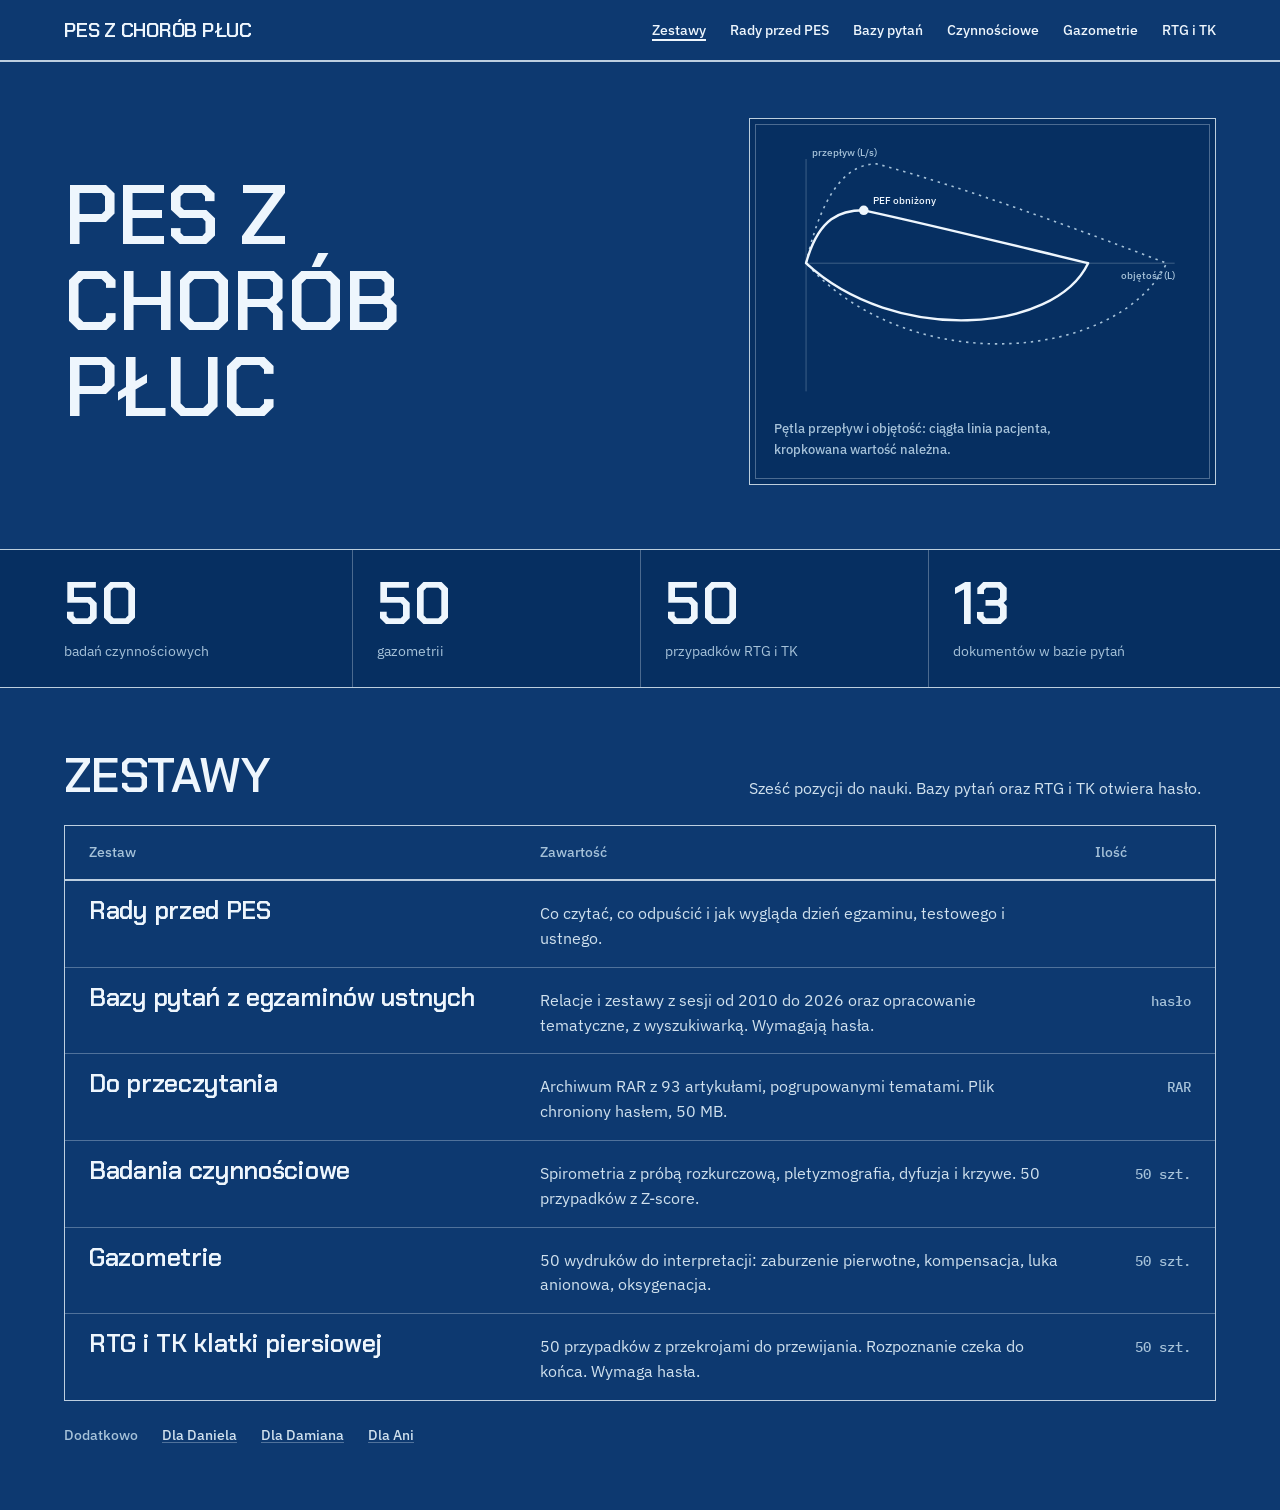
<file: index.html>
<!doctype html>
<html lang="pl"><head><meta charset="utf-8"><meta name="viewport" content="width=device-width,initial-scale=1">
<meta name="description" content="Zestawy do ćwiczeń przed PES z chorób płuc: badania czynnościowe, gazometrie, RTG i TK, bazy pytań."><title>PES z chorób płuc: zestawy do ćwiczeń</title>
<link rel="preconnect" href="https://fonts.googleapis.com"><link rel="preconnect" href="https://fonts.gstatic.com" crossorigin>
<link rel="stylesheet" href="assets/chrome.css"><link rel="stylesheet" href="assets/site.css">
</head><body>
<main>
<section class="page hero" aria-labelledby="t">
<div><h1 id="t">PES z chorób płuc</h1>
</div>
<figure class="loop fig"><svg viewBox="0 0 520 330" role="img" aria-label="Pętla przepływ i objętość ze spirometrii z obniżonym szczytowym przepływem wydechowym">
<line class="ax" x1="40" y1="150" x2="500" y2="150"/><line class="ax" x1="40" y1="20" x2="40" y2="310"/>
<path class="pred" d="M40 150 C62 52 96 26 128 26 C240 56 380 108 490 150 C430 272 170 296 40 150Z"/>
<path class="pat" d="M40 150 C56 92 84 84 112 84 C204 104 300 128 392 150 C350 238 150 252 40 150Z"/>
<circle class="dot" cx="112" cy="84" r="6"/>
<text class="key" x="124" y="76">PEF obniżony</text><text x="48" y="16">przepływ (L/s)</text><text x="500" y="170" text-anchor="end">objętość (L)</text></svg>
<figcaption>Pętla przepływ i objętość: ciągła linia pacjenta, kropkowana wartość należna.</figcaption></figure>
</section>
<section class="band" aria-label="Zawartość"><div class="page figs">
<div class="cell"><b>50</b><span>badań czynnościowych</span></div><div class="cell"><b>50</b><span>gazometrii</span></div><div class="cell"><b>50</b><span>przypadków RTG i TK</span></div><div class="cell"><b>13</b><span>dokumentów w bazie pytań</span></div></div></section>
<section class="page register" aria-labelledby="z"><div class="head"><h2 id="z">Zestawy</h2><p>Sześć pozycji do nauki. Bazy pytań oraz RTG i TK otwiera hasło.</p></div>
<div class="sheet-table"><div class="hd" aria-hidden="true"><span>Zestaw</span><span>Zawartość</span><span class="meta">Ilość</span></div>
<a class="row" href="rady-przed-pes.html"><h3>Rady przed PES</h3><span class="what">Co czytać, co odpuścić i jak wygląda dzień egzaminu, testowego i ustnego.</span><span class="meta"></span></a>
<a class="row" href="bank.html"><h3>Bazy pytań z egzaminów ustnych</h3><span class="what">Relacje i zestawy z sesji od 2010 do 2026 oraz opracowanie tematyczne, z wyszukiwarką. Wymagają hasła.</span><span class="meta">hasło</span></a>
<a class="row" href="Do_przeczytania.rar" download><h3>Do przeczytania</h3><span class="what">Archiwum RAR z 93 artykułami, pogrupowanymi tematami. Plik chroniony hasłem, 50 MB.</span><span class="meta">RAR</span></a>
<a class="row" href="czynnosciowe.html"><h3>Badania czynnościowe</h3><span class="what">Spirometria z próbą rozkurczową, pletyzmografia, dyfuzja i krzywe. 50 przypadków z Z-score.</span><span class="meta">50 szt.</span></a>
<a class="row" href="gazometria.html"><h3>Gazometrie</h3><span class="what">50 wydruków do interpretacji: zaburzenie pierwotne, kompensacja, luka anionowa, oksygenacja.</span><span class="meta">50 szt.</span></a>
<a class="row" href="rtg.html"><h3>RTG i TK klatki piersiowej</h3><span class="what">50 przypadków z przekrojami do przewijania. Rozpoznanie czeka do końca. Wymaga hasła.</span><span class="meta">50 szt.</span></a>
</div>
<nav class="more" aria-label="Dodatkowe strony"><span>Dodatkowo</span><a href="dla-daniela.html">Dla Daniela</a><a href="dla-damiana.html">Dla Damiana</a><a href="dla-ani.html">Dla Ani</a></nav>
</section></main>
<script src="assets/chrome.js"></script>
</body></html>
</file>
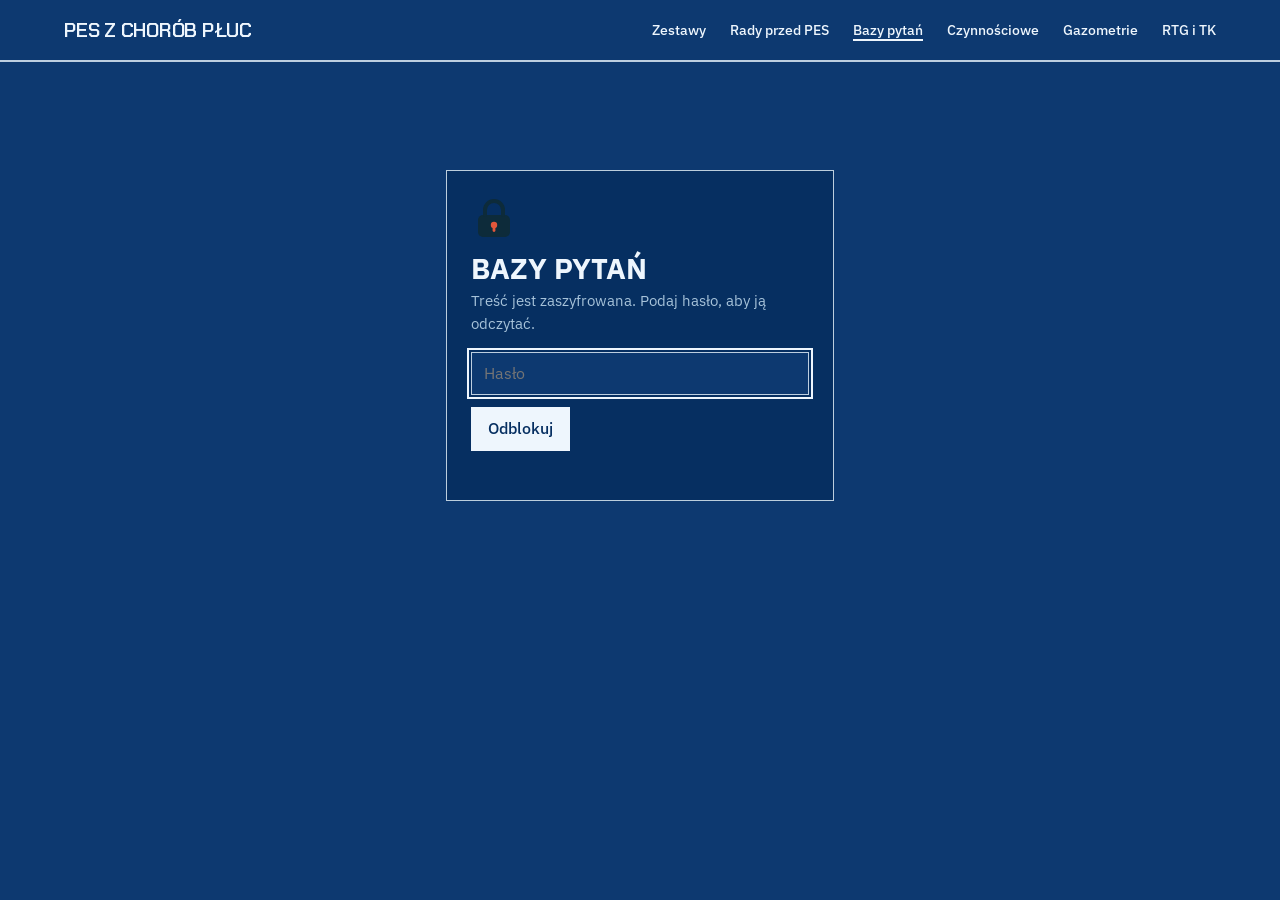
<file: bank.html>
<!doctype html>
<html lang="pl"><head><meta charset="utf-8"><meta name="viewport" content="width=device-width,initial-scale=1">
<meta name="robots" content="noindex,nofollow">
<meta name="description" content="Bazy pytań z egzaminów specjalizacyjnych z chorób płuc, dostępne po wpisaniu hasła."><title>Bazy pytań: dostęp chroniony</title>
<link rel="stylesheet" href="assets/bank.css"><link rel="stylesheet" href="assets/quiz.css">
<link rel="stylesheet" href="assets/chrome.css"></head><body>
<div class="nav"><a href="index.html">← Wszystkie zestawy</a></div>
<div id="gate"><form class="box" id="f" autocomplete="off">
<h1>Bazy pytań</h1><p>Treść jest zaszyfrowana. Podaj hasło, aby ją odczytać.</p>
<input type="password" id="pw" placeholder="Hasło" autofocus aria-label="Hasło">
<button id="go" type="submit">Odblokuj</button><div id="err" role="alert"></div>
</form></div>
<div id="app">
<aside><input type="search" id="q" placeholder="Szukaj we wszystkich…" aria-label="Szukaj"><div id="hits"></div><div id="list"></div><div class="lock"><button id="lock" type="button">Zablokuj</button></div></aside>
<article id="doc"></article>
</div>
<script src="data/bank.enc.js"></script>
<script src="assets/bank.js"></script>
<script src="assets/chrome.js"></script></body></html>
</file>
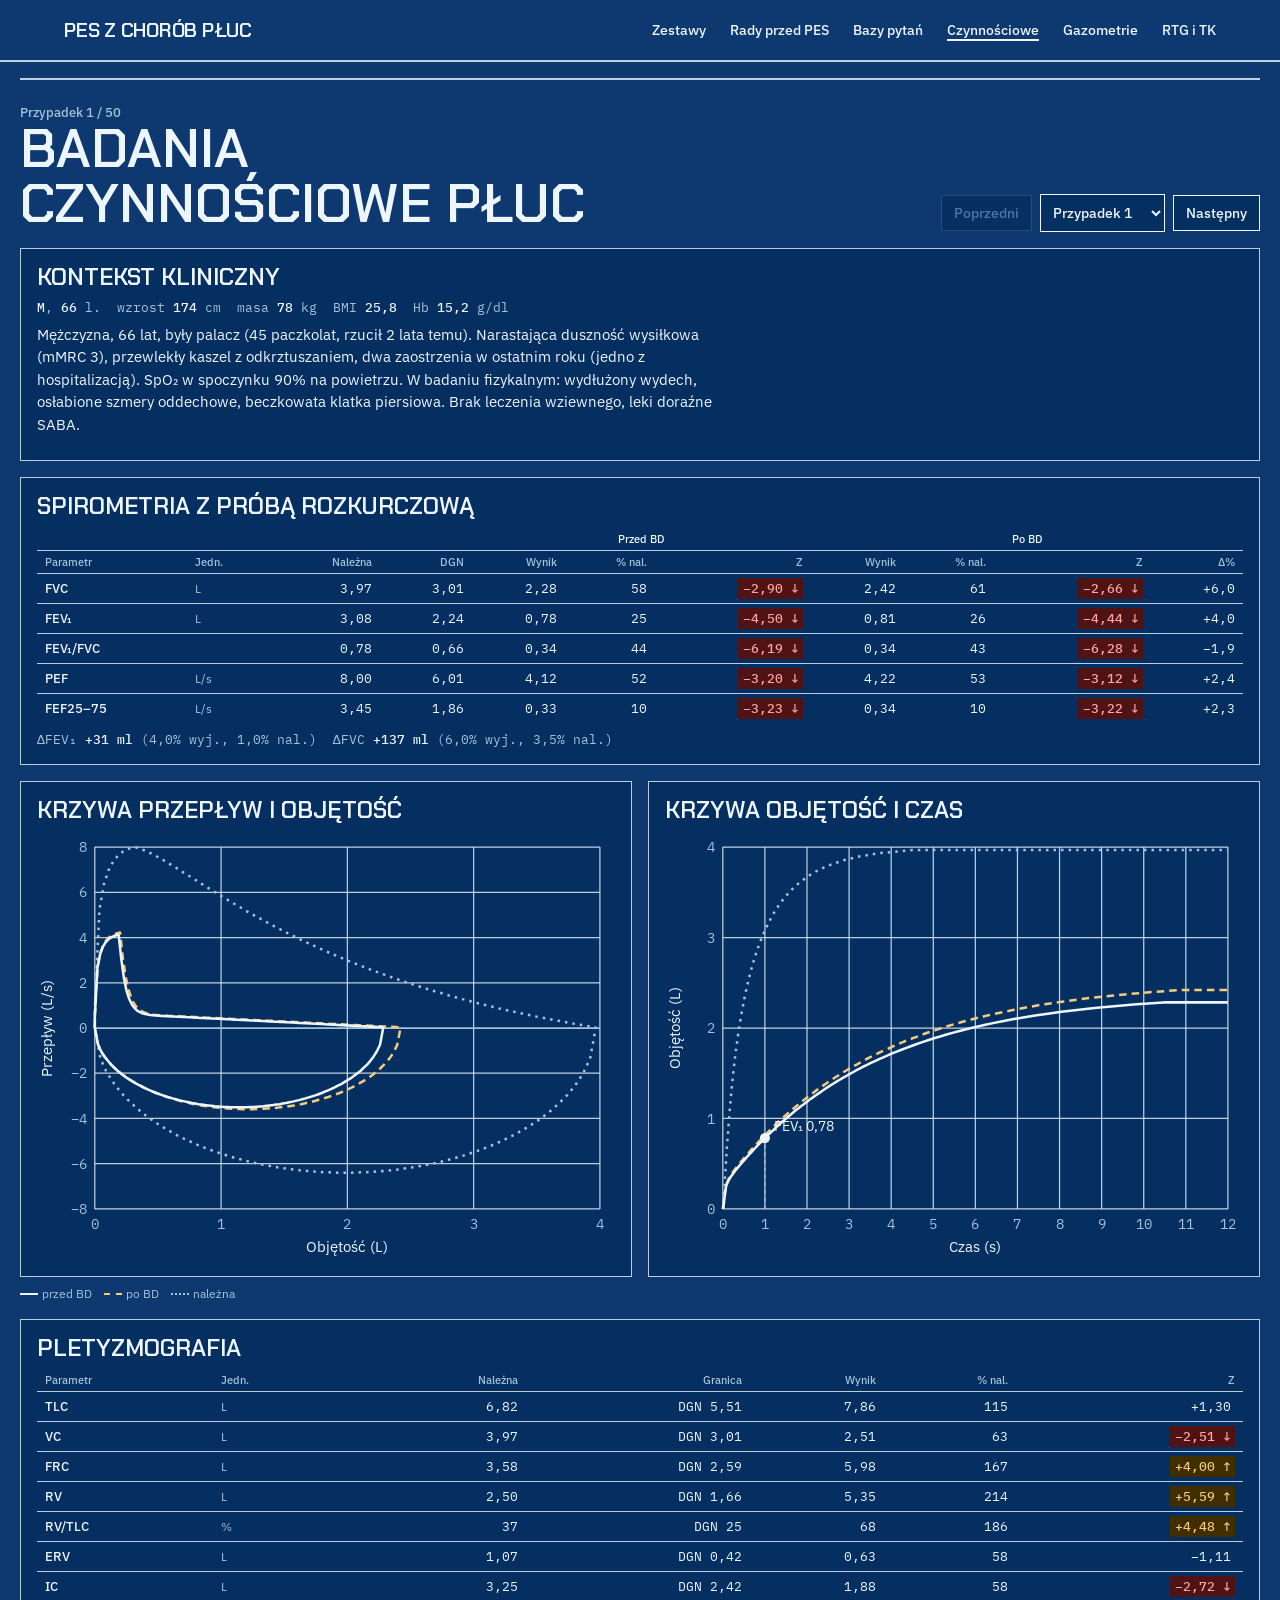
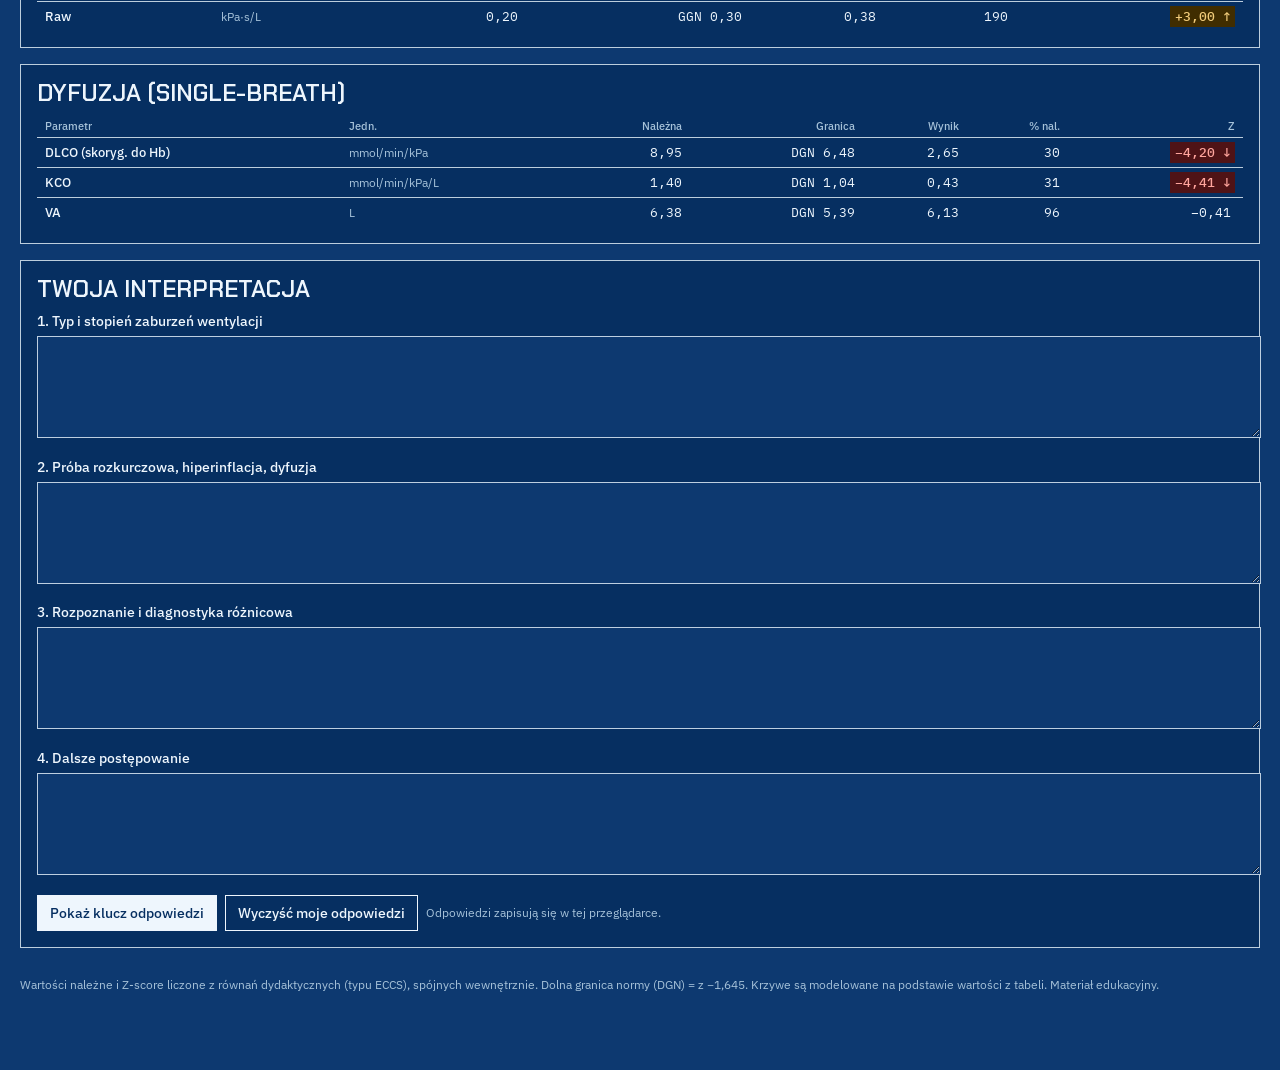
<file: czynnosciowe.html>
<!doctype html>
<html lang="pl"><head><meta charset="utf-8"><meta name="viewport" content="width=device-width,initial-scale=1">
<meta name="description" content="Badania czynnościowe płuc do samodzielnej interpretacji: 50 przypadków ze spirometrią, pletyzmografią i dyfuzją."><title>Badania czynnościowe płuc: 50 przypadków</title>
<link rel="stylesheet" href="assets/pft.css"><link rel="stylesheet" href="assets/quiz.css">
<link rel="stylesheet" href="assets/chrome.css"></head><body>
<div class="wrap">
  <div class="nav"><a href="index.html">← Wszystkie zestawy</a></div>
  <div class="top">
    <div><div class="meta" id="cnt"></div><h1>Badania czynnościowe płuc</h1></div>
    <div class="row"><button id="prev">Poprzedni</button><select id="jump" aria-label="Przejdź do przypadku"></select><button id="next">Następny</button></div>
  </div>

  <section class="card"><h2>Kontekst kliniczny</h2><div class="pt" id="pt"></div><p class="ctx" id="ctx"></p><ul class="ex" id="ex"></ul></section>

  <section class="card"><h2>Spirometria z próbą rozkurczową</h2>
    <div class="tw"><table id="tSpir"></table></div><div class="bd" id="bd"></div></section>

  <section class="charts">
    <div class="card"><h2>Krzywa przepływ i objętość</h2><div id="fv"></div></div>
    <div class="card"><h2>Krzywa objętość i czas</h2><div id="vt"></div></div>
  </section>
  <div class="leg" style="margin-top:-8px"><span><i style="border-color:var(--pre)"></i>przed BD</span><span><i style="border-color:var(--post);border-top-style:dashed"></i>po BD</span><span><i style="border-color:var(--pred);border-top-style:dotted"></i>należna</span></div>

  <section class="card"><h2>Pletyzmografia</h2><div class="tw"><table id="tPl"></table></div></section>
  <section class="card"><h2>Dyfuzja (single-breath)</h2><div class="tw"><table id="tDl"></table></div></section>

  <div class="duo">
  <section class="card"><h2>Twoja interpretacja</h2>
    <div class="qs">
      <div><label for="a1">1. Typ i stopień zaburzeń wentylacji</label><textarea id="a1"></textarea></div>
      <div><label for="a2">2. Próba rozkurczowa, hiperinflacja, dyfuzja</label><textarea id="a2"></textarea></div>
      <div><label for="a3">3. Rozpoznanie i diagnostyka różnicowa</label><textarea id="a3"></textarea></div>
      <div><label for="a4">4. Dalsze postępowanie</label><textarea id="a4"></textarea></div>
    </div>
    <div class="row" style="margin-top:14px"><button class="primary" id="reveal" aria-expanded="false">Pokaż klucz odpowiedzi</button><button id="clear">Wyczyść moje odpowiedzi</button><span class="saved" id="saved"></span></div>
  </section>
  <section class="card" id="keyCard" hidden><h2>Klucz odpowiedzi</h2><div class="key" id="key"></div></section>
  </div>

  <p class="foot">Wartości należne i Z-score liczone z równań dydaktycznych (typu ECCS), spójnych wewnętrznie. Dolna granica normy (DGN) = z −1,645. Krzywe są modelowane na podstawie wartości z tabeli. Materiał edukacyjny.</p>
</div>
<script src="data/pft.js"></script>
<script src="assets/pft.js"></script>
<script src="assets/chrome.js"></script></body></html>
</file>
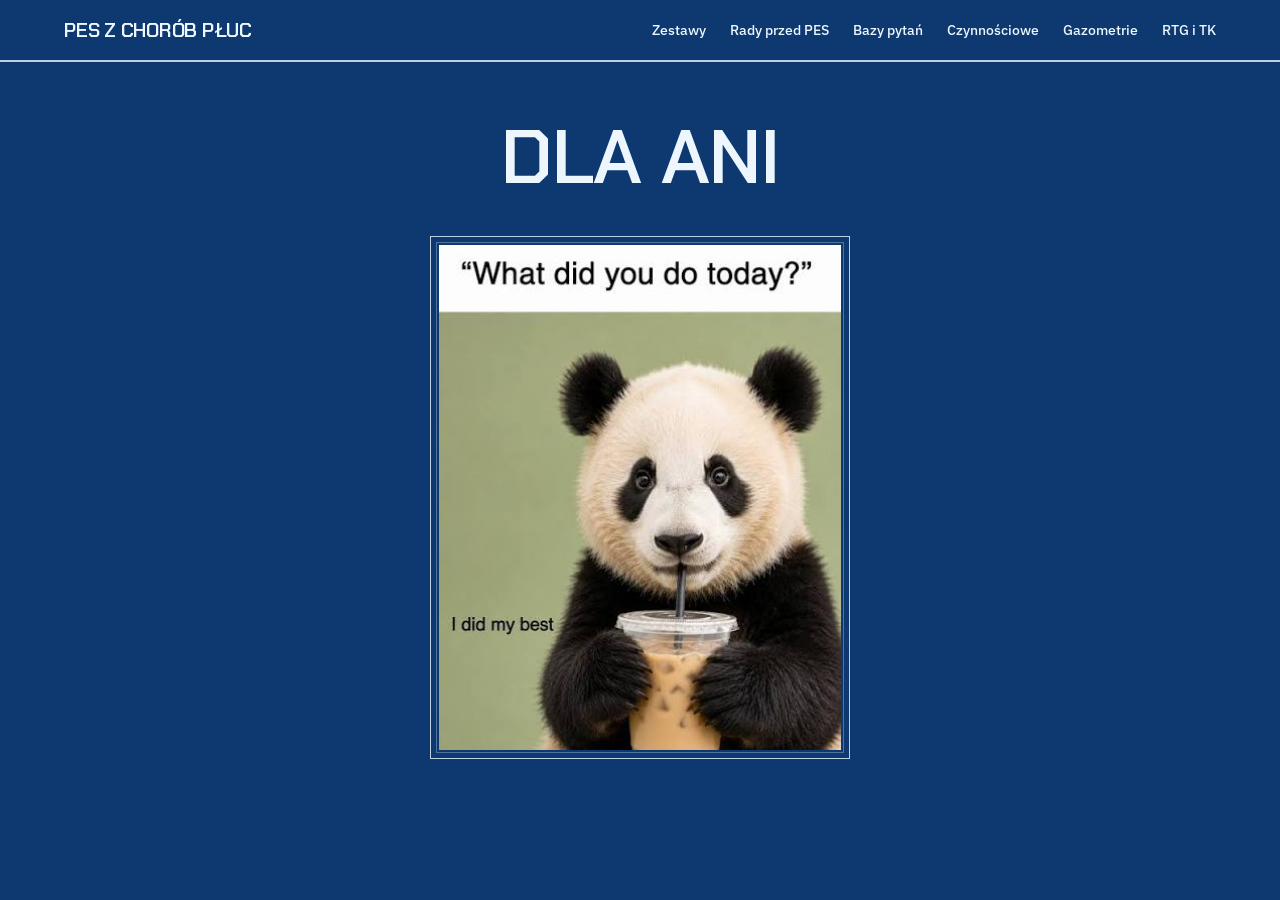
<file: dla-ani.html>
<!doctype html>
<html lang="pl"><head><meta charset="utf-8"><meta name="viewport" content="width=device-width,initial-scale=1">
<meta name="robots" content="noindex,nofollow">
<meta name="description" content="Dla Ani."><title>Dla Ani</title>
<link rel="preconnect" href="https://fonts.googleapis.com"><link rel="preconnect" href="https://fonts.gstatic.com" crossorigin>
<link rel="stylesheet" href="assets/chrome.css"><link rel="stylesheet" href="assets/site.css">
</head><body>
<main class="page sheet center"><h1>Dla Ani</h1>
<figure class="meme fig"><img src="assets/dla-ani.jpg" width="399" height="501" alt="Mem: panda pije mrożoną kawę przez słomkę. Napis u góry: What did you do today? Napis przy pandzie: I did my best"></figure></main>
<script src="assets/chrome.js"></script>
</body></html>
</file>
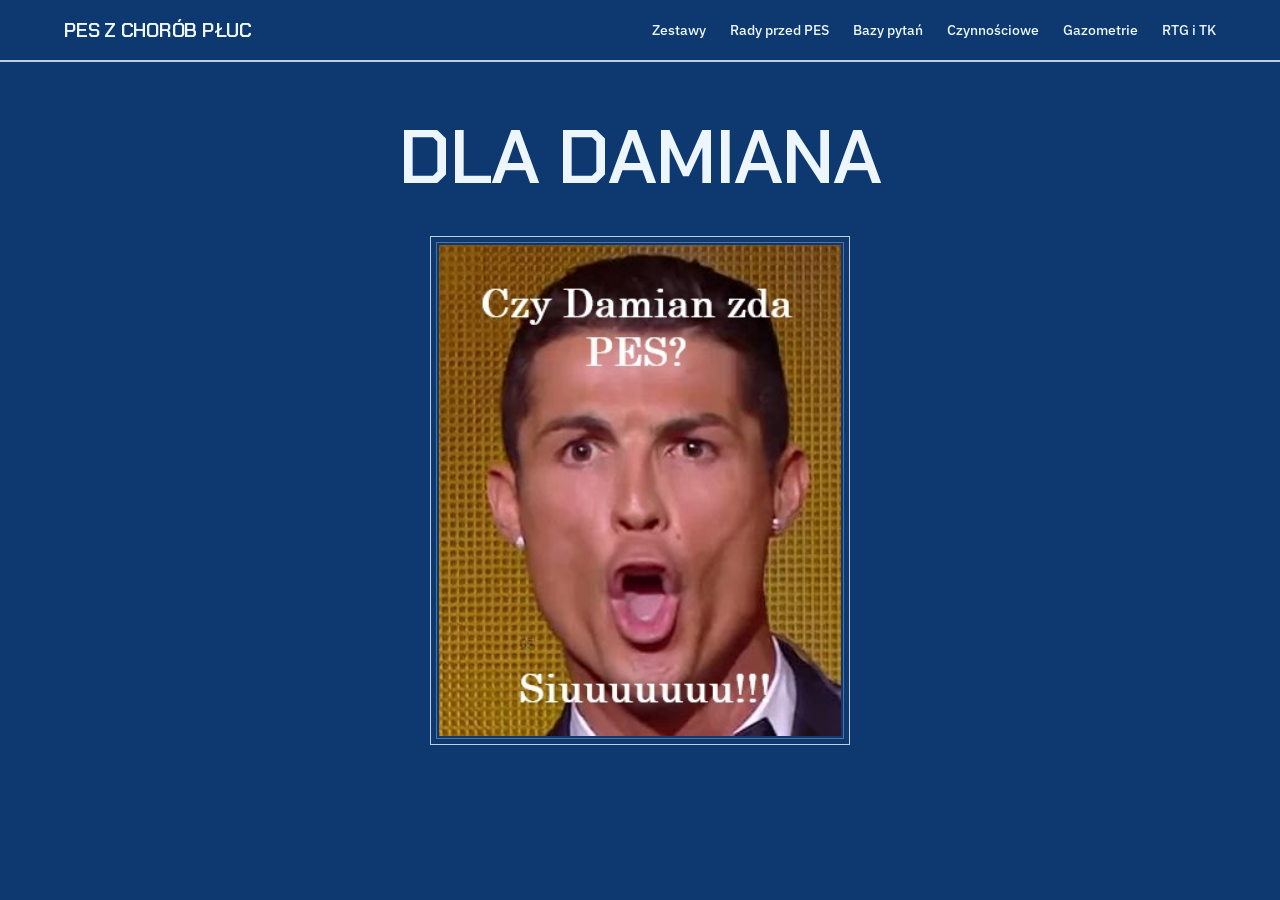
<file: dla-damiana.html>
<!doctype html>
<html lang="pl"><head><meta charset="utf-8"><meta name="viewport" content="width=device-width,initial-scale=1">
<meta name="robots" content="noindex,nofollow">
<meta name="description" content="Dla Damiana."><title>Dla Damiana</title>
<link rel="preconnect" href="https://fonts.googleapis.com"><link rel="preconnect" href="https://fonts.gstatic.com" crossorigin>
<link rel="stylesheet" href="assets/chrome.css"><link rel="stylesheet" href="assets/site.css">
</head><body>
<main class="page sheet center"><h1>Dla Damiana</h1>
<figure class="meme fig"><img src="assets/dla-damiana.jpg" width="323" height="394" alt="Mem: mężczyzna z szeroko otwartymi ustami i szeroko otwartymi oczami. Napis u góry: Czy Damian zda PES? Napis na dole: Siuuuuuuu!!!"></figure></main>
<script src="assets/chrome.js"></script>
</body></html>
</file>
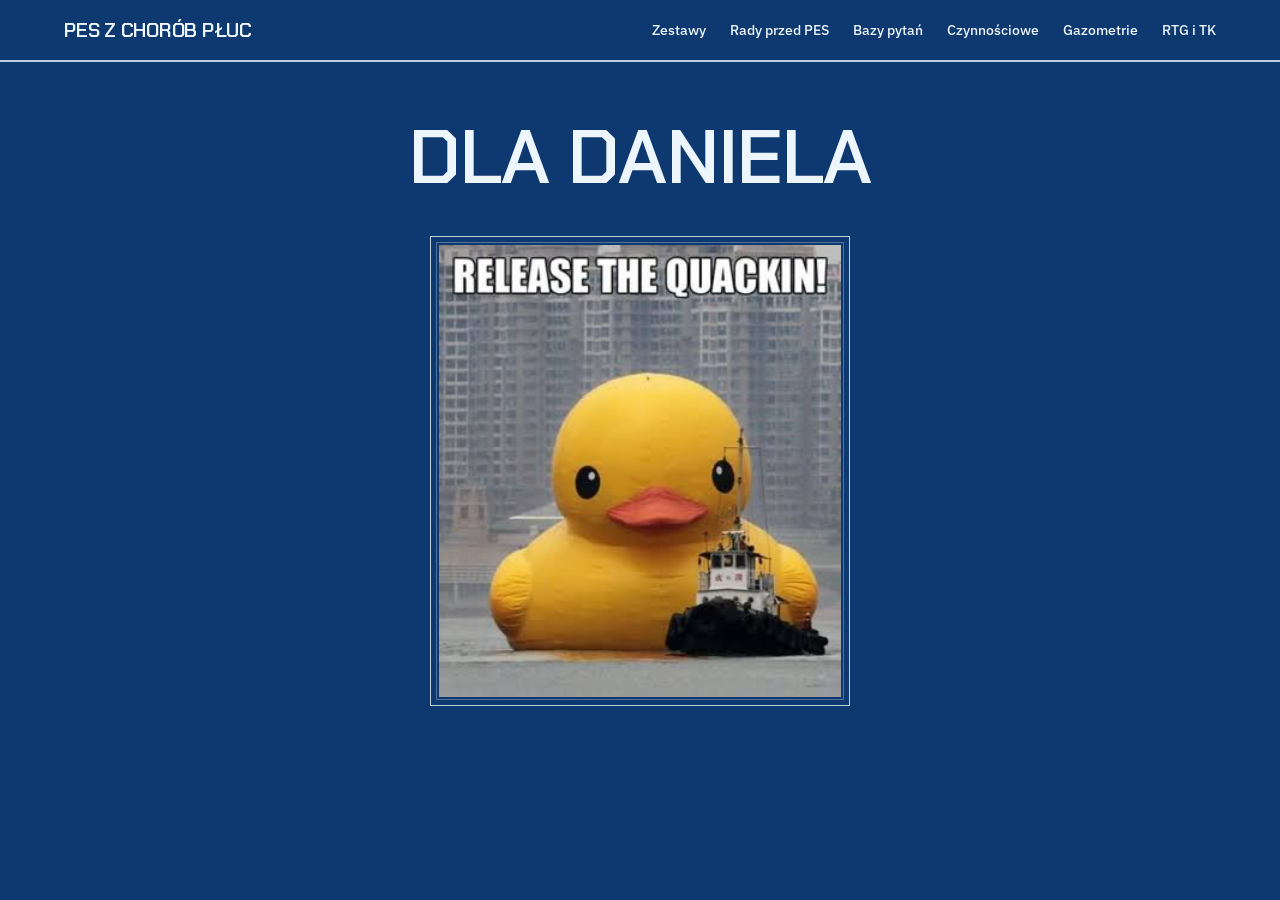
<file: dla-daniela.html>
<!doctype html>
<html lang="pl"><head><meta charset="utf-8"><meta name="viewport" content="width=device-width,initial-scale=1">
<meta name="robots" content="noindex,nofollow">
<meta name="description" content="Dla Daniela."><title>Dla Daniela</title>
<link rel="preconnect" href="https://fonts.googleapis.com"><link rel="preconnect" href="https://fonts.gstatic.com" crossorigin>
<link rel="stylesheet" href="assets/chrome.css"><link rel="stylesheet" href="assets/site.css">
</head><body>
<main class="page sheet center"><h1>Dla Daniela</h1>
<figure class="meme fig"><img src="assets/dla-daniela.jpg" width="335" height="376" alt="Mem: gigantyczna żółta gumowa kaczka w porcie, obok niej mały holownik. Napis: Release the quackin!"></figure></main>
<script src="assets/chrome.js"></script>
</body></html>
</file>
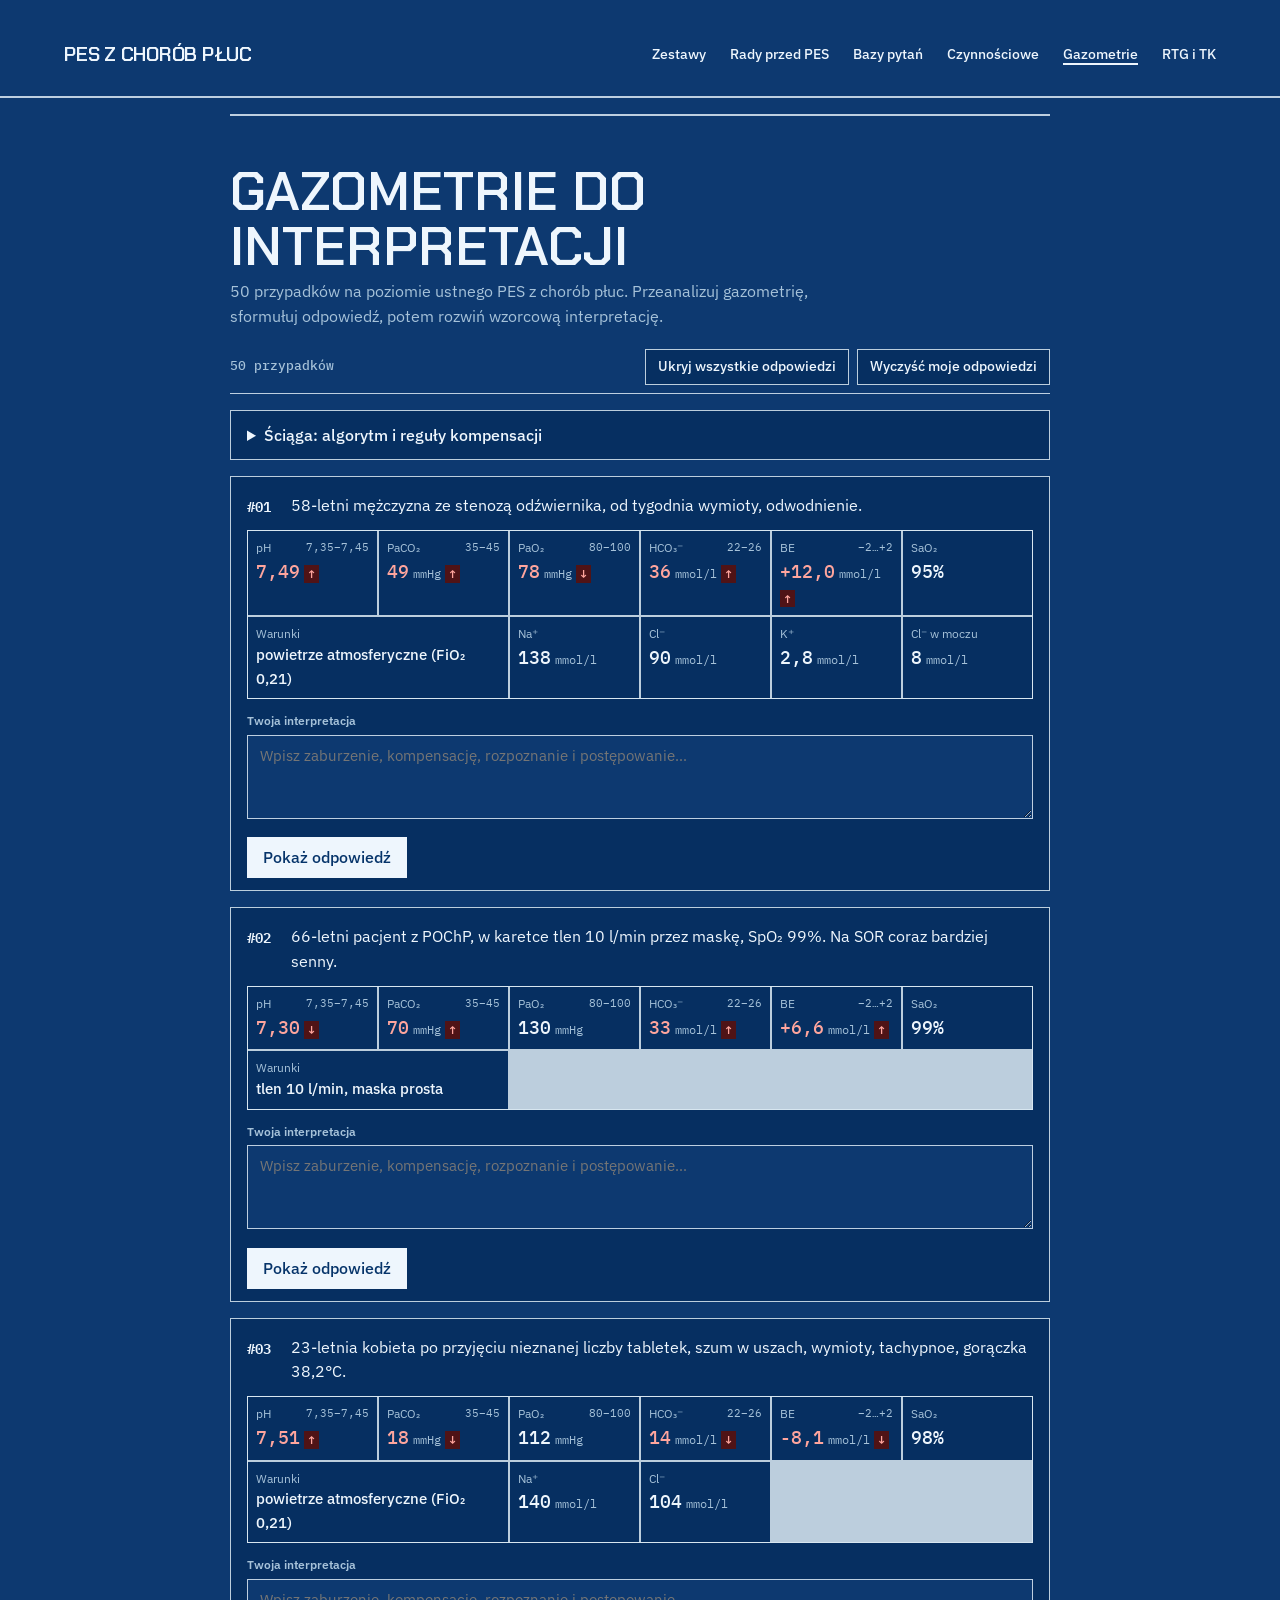
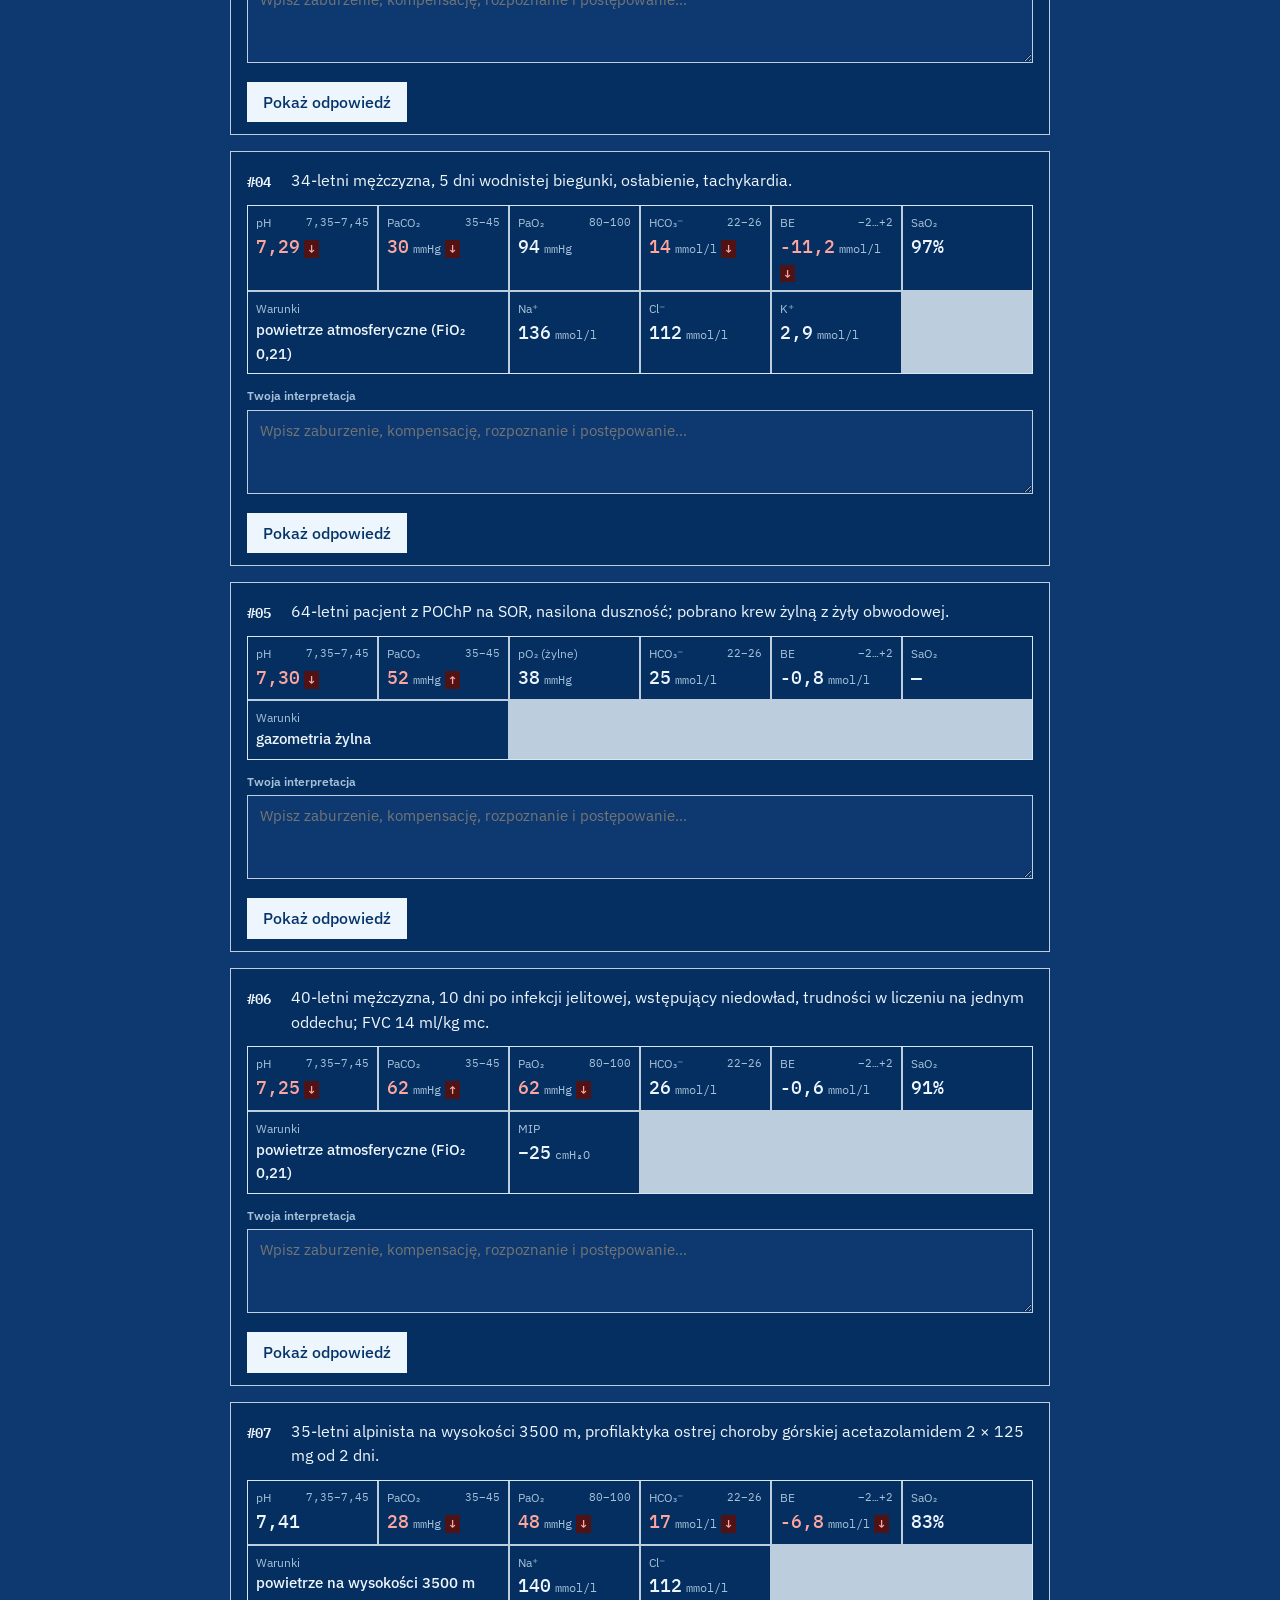
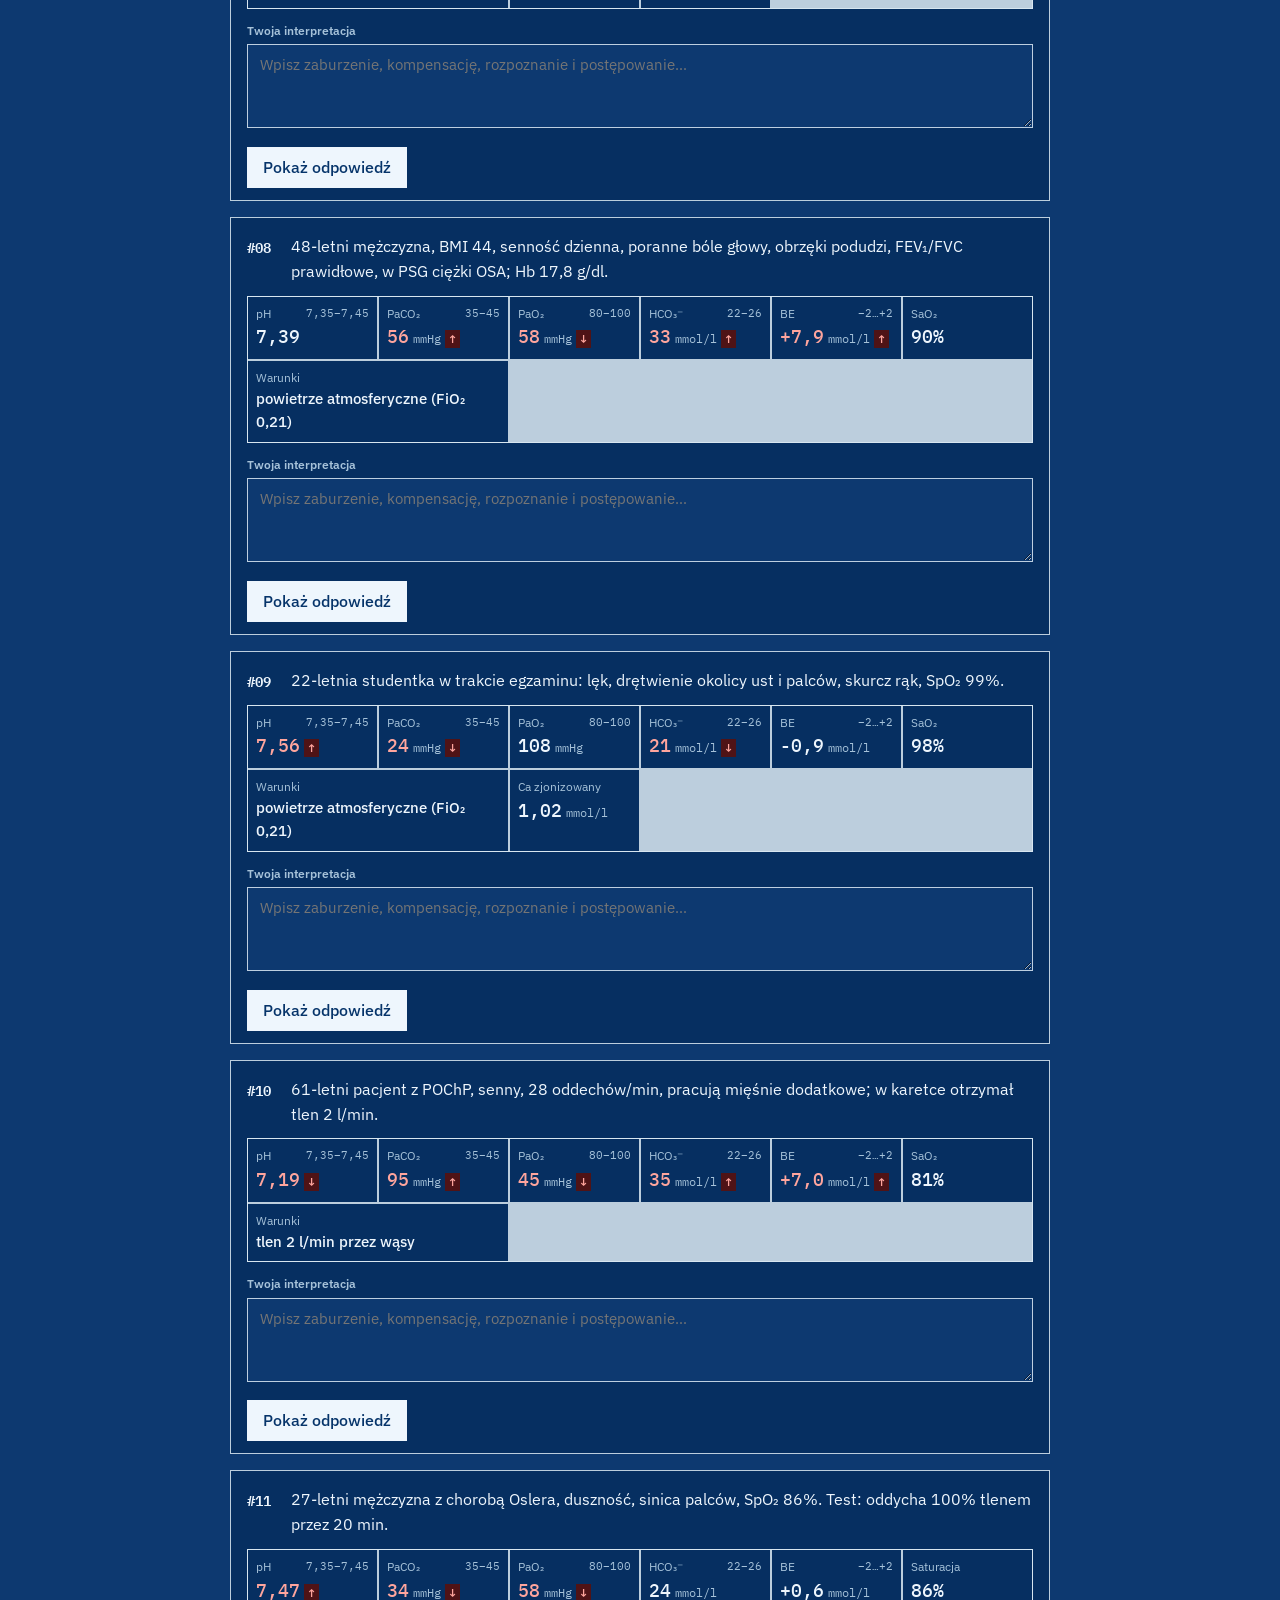
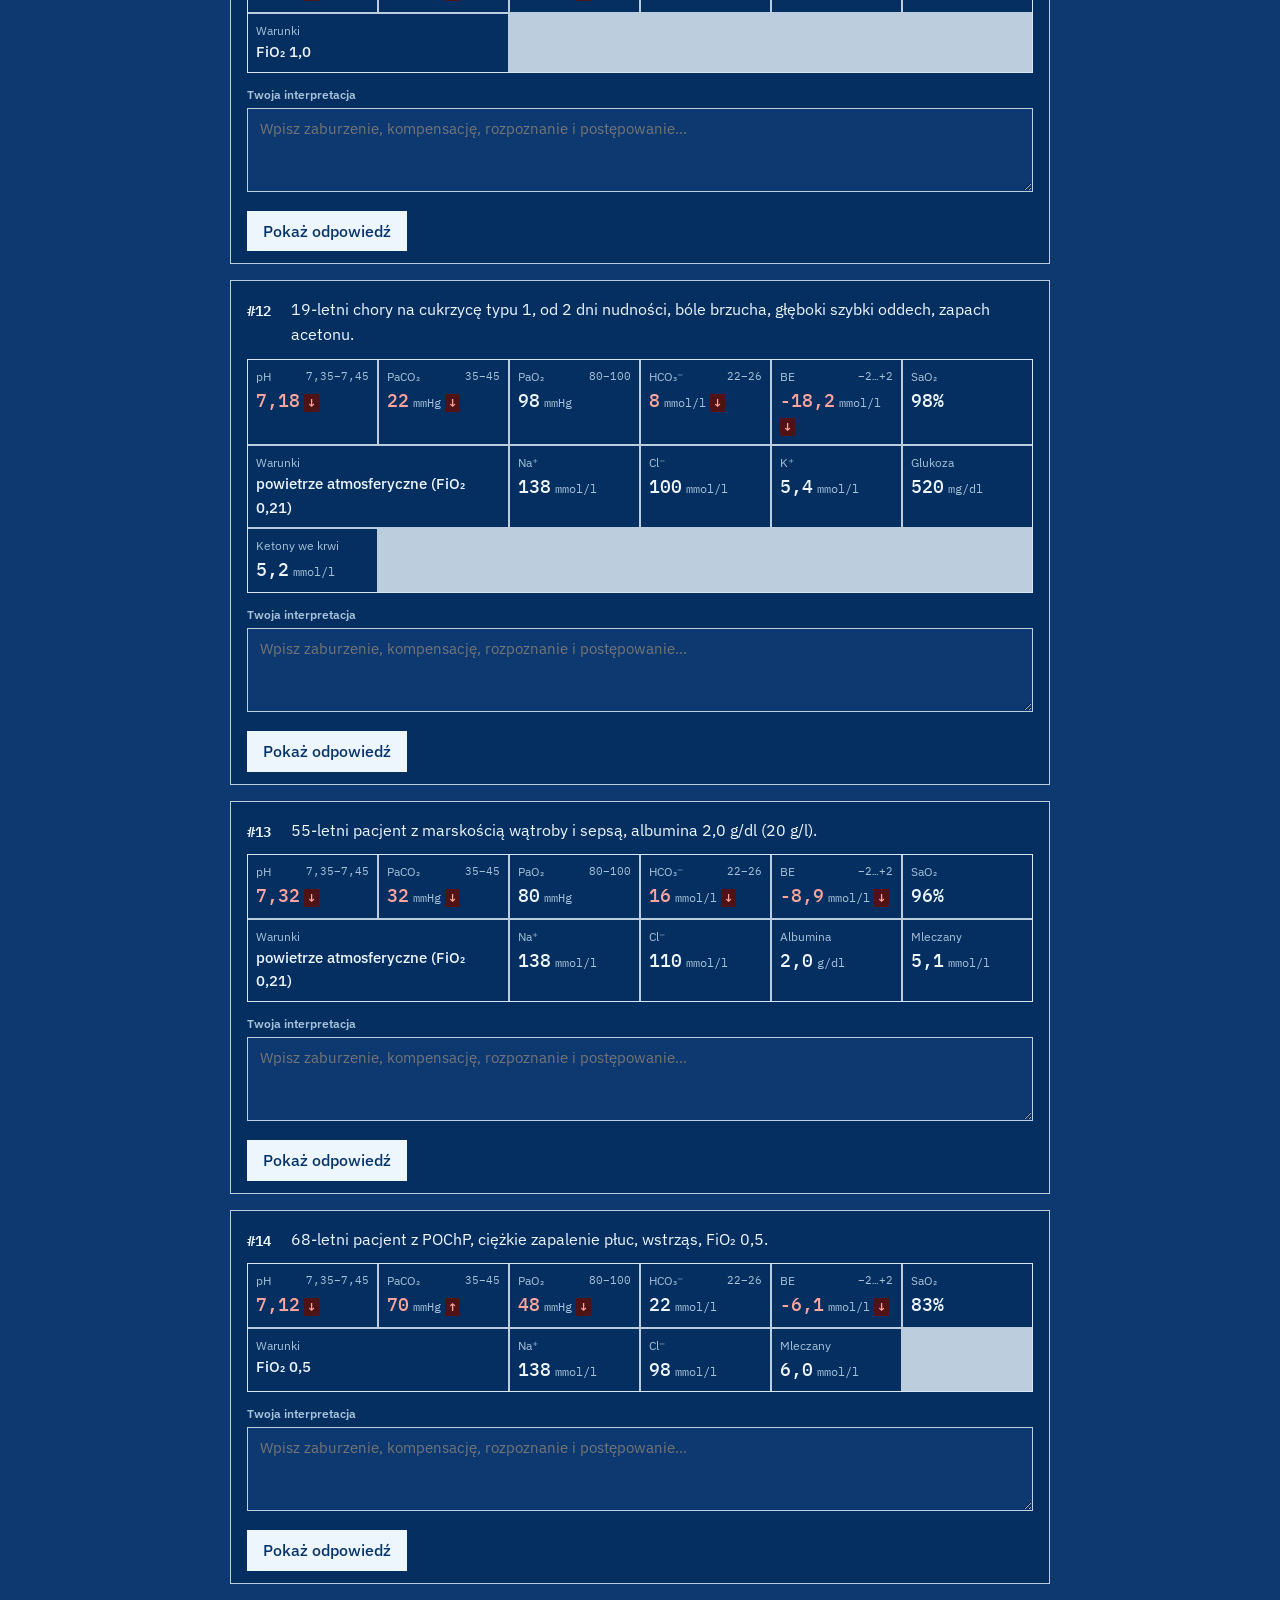
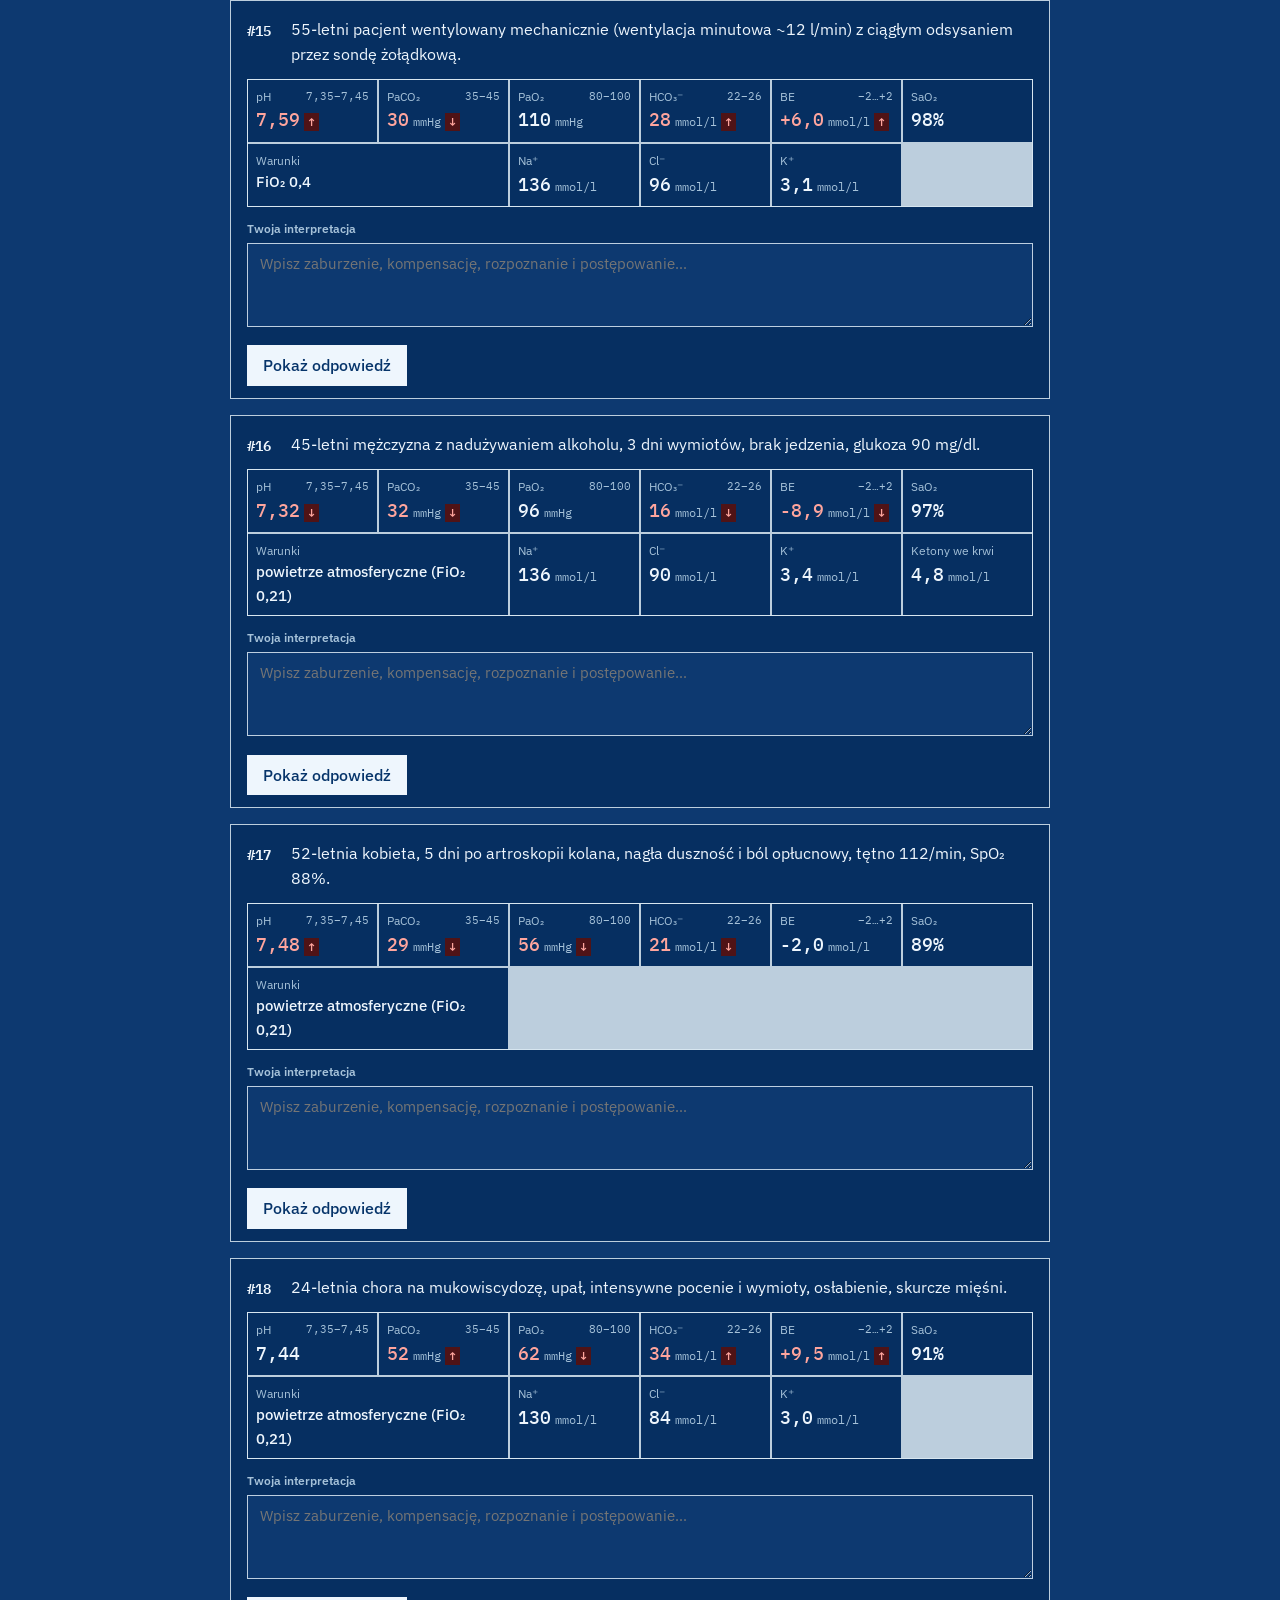
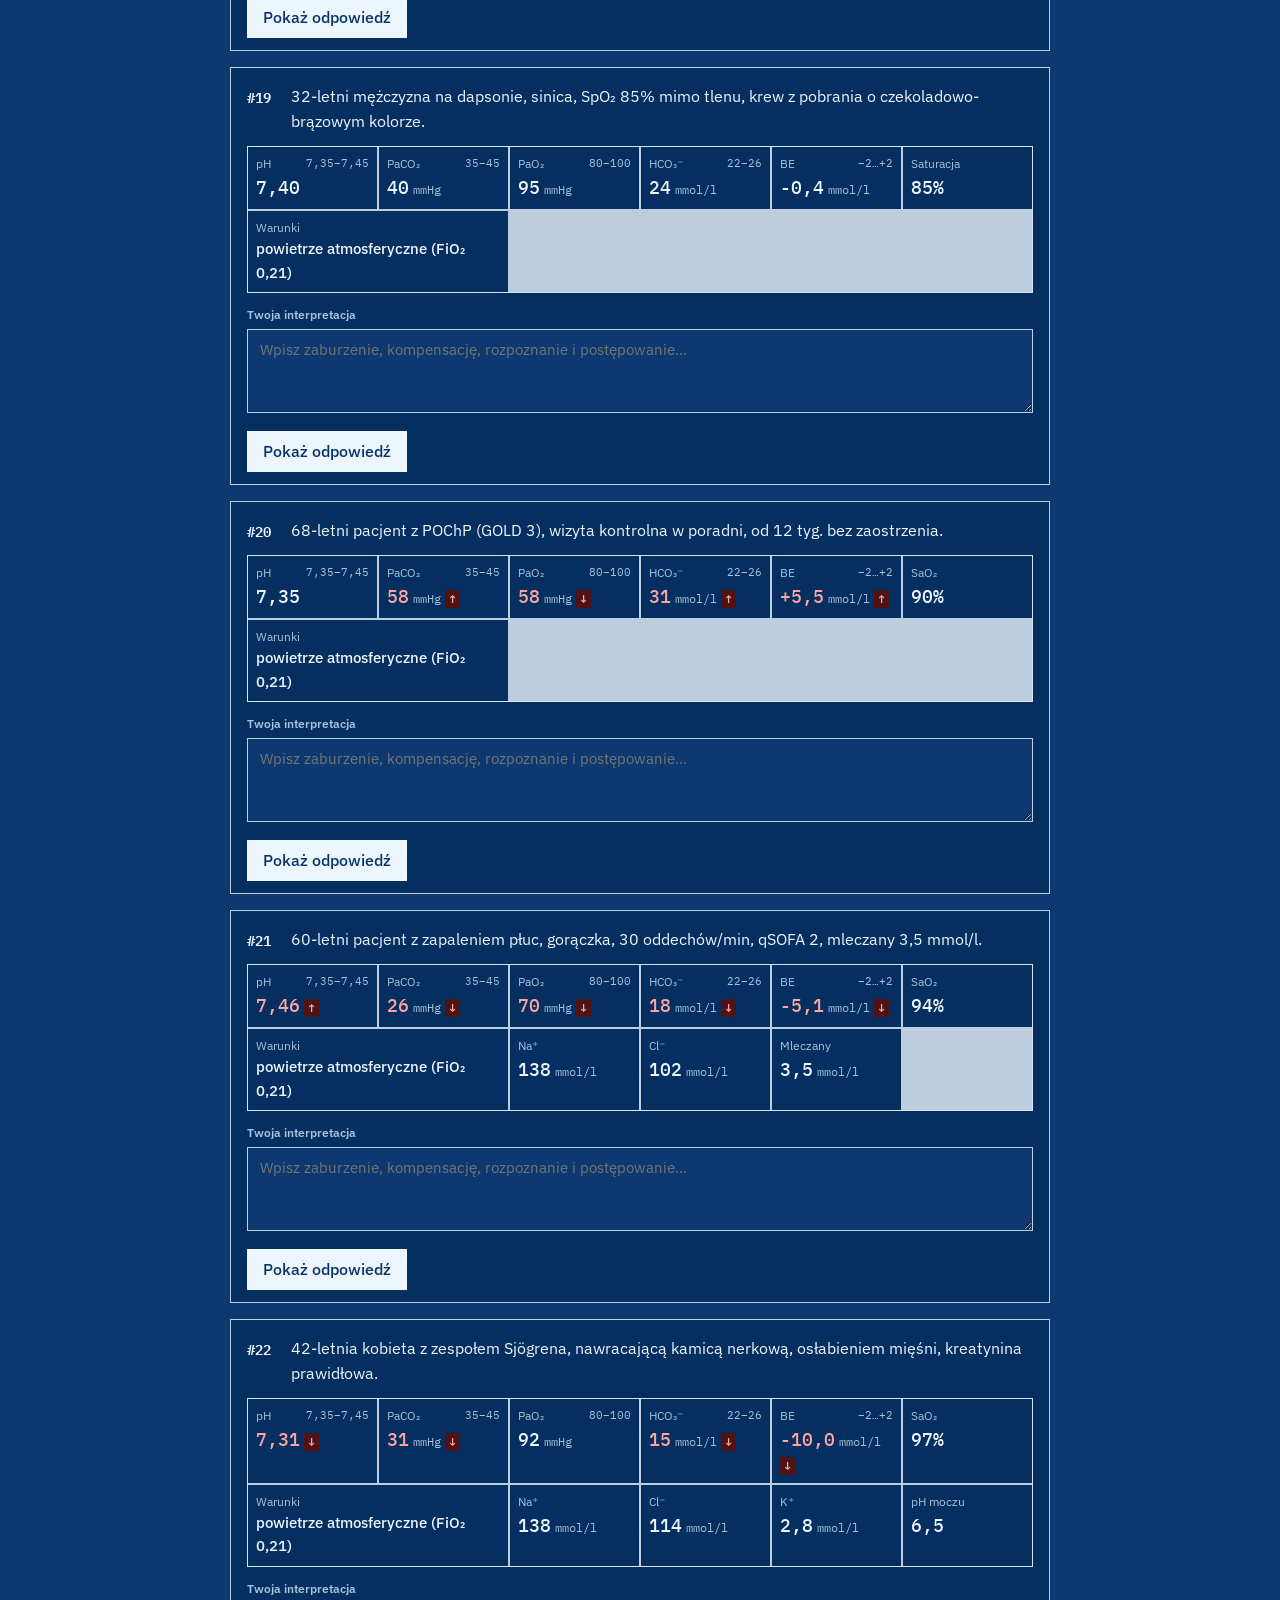
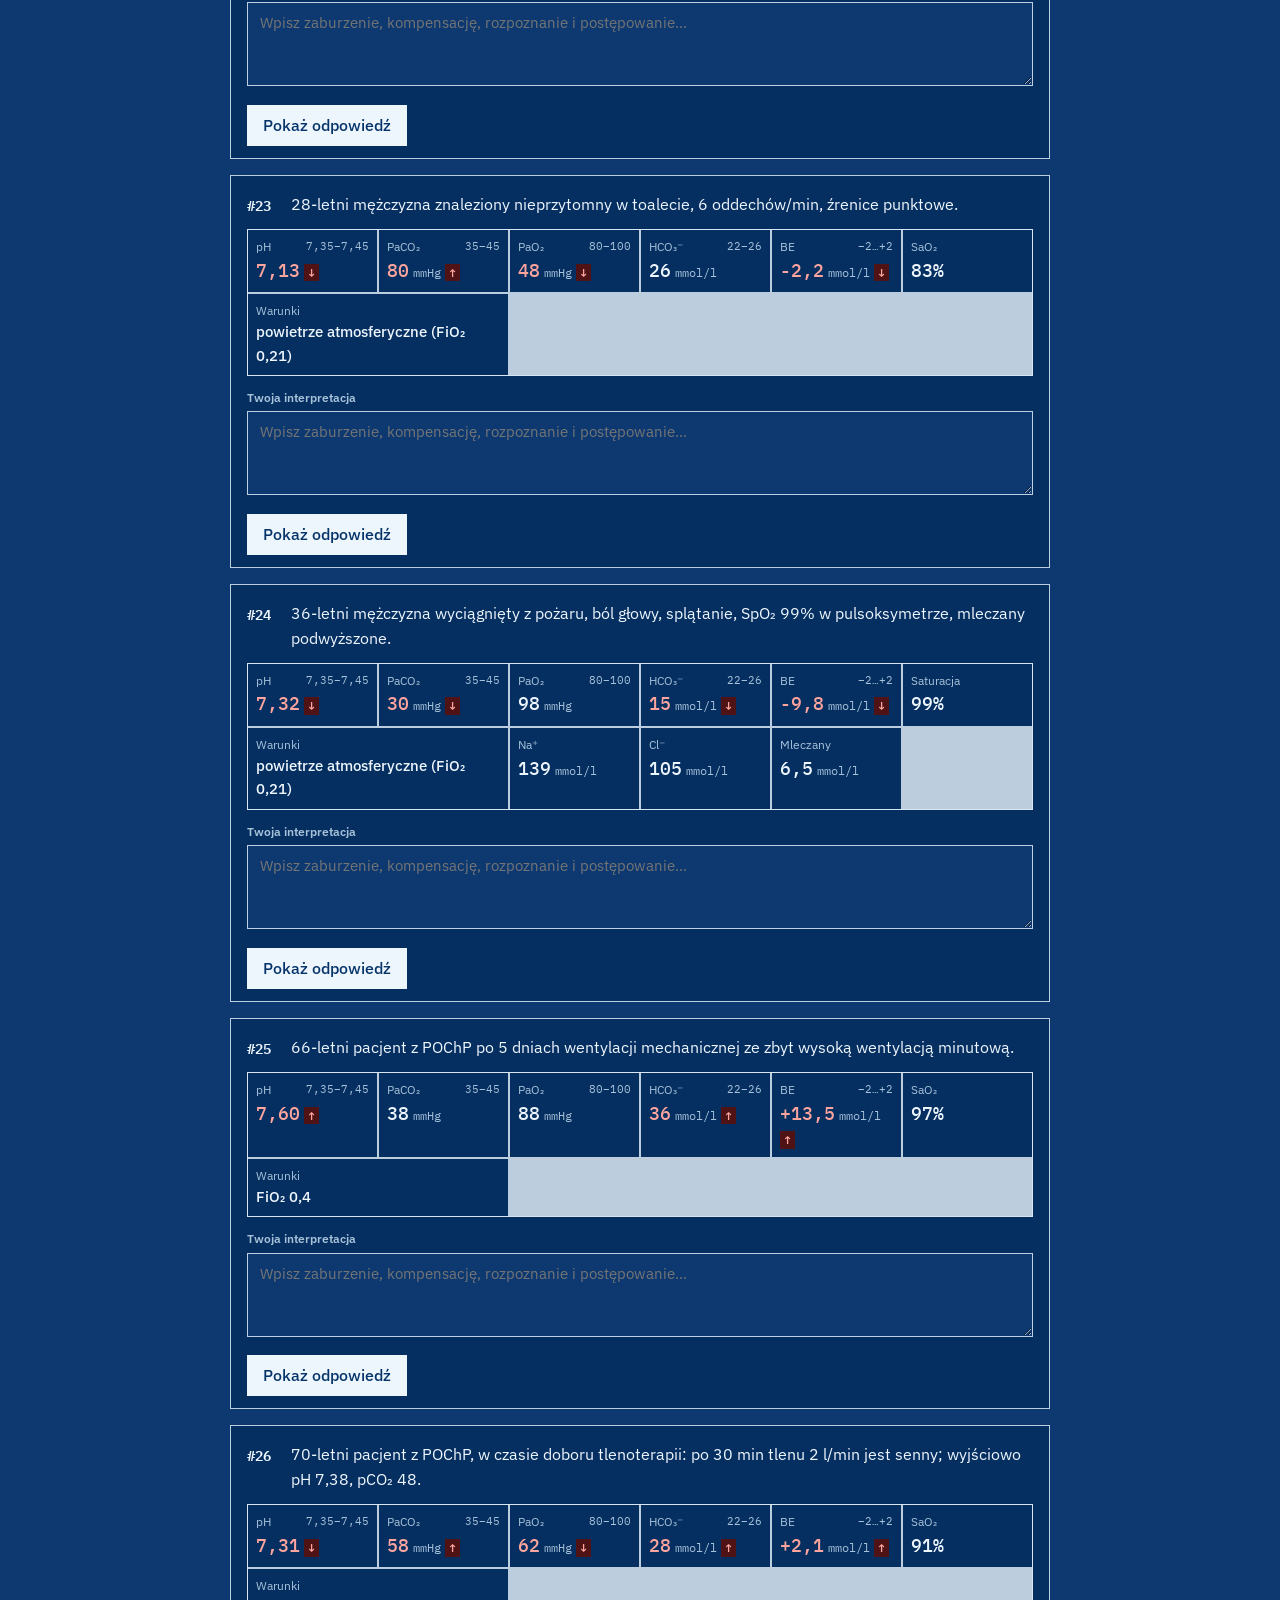
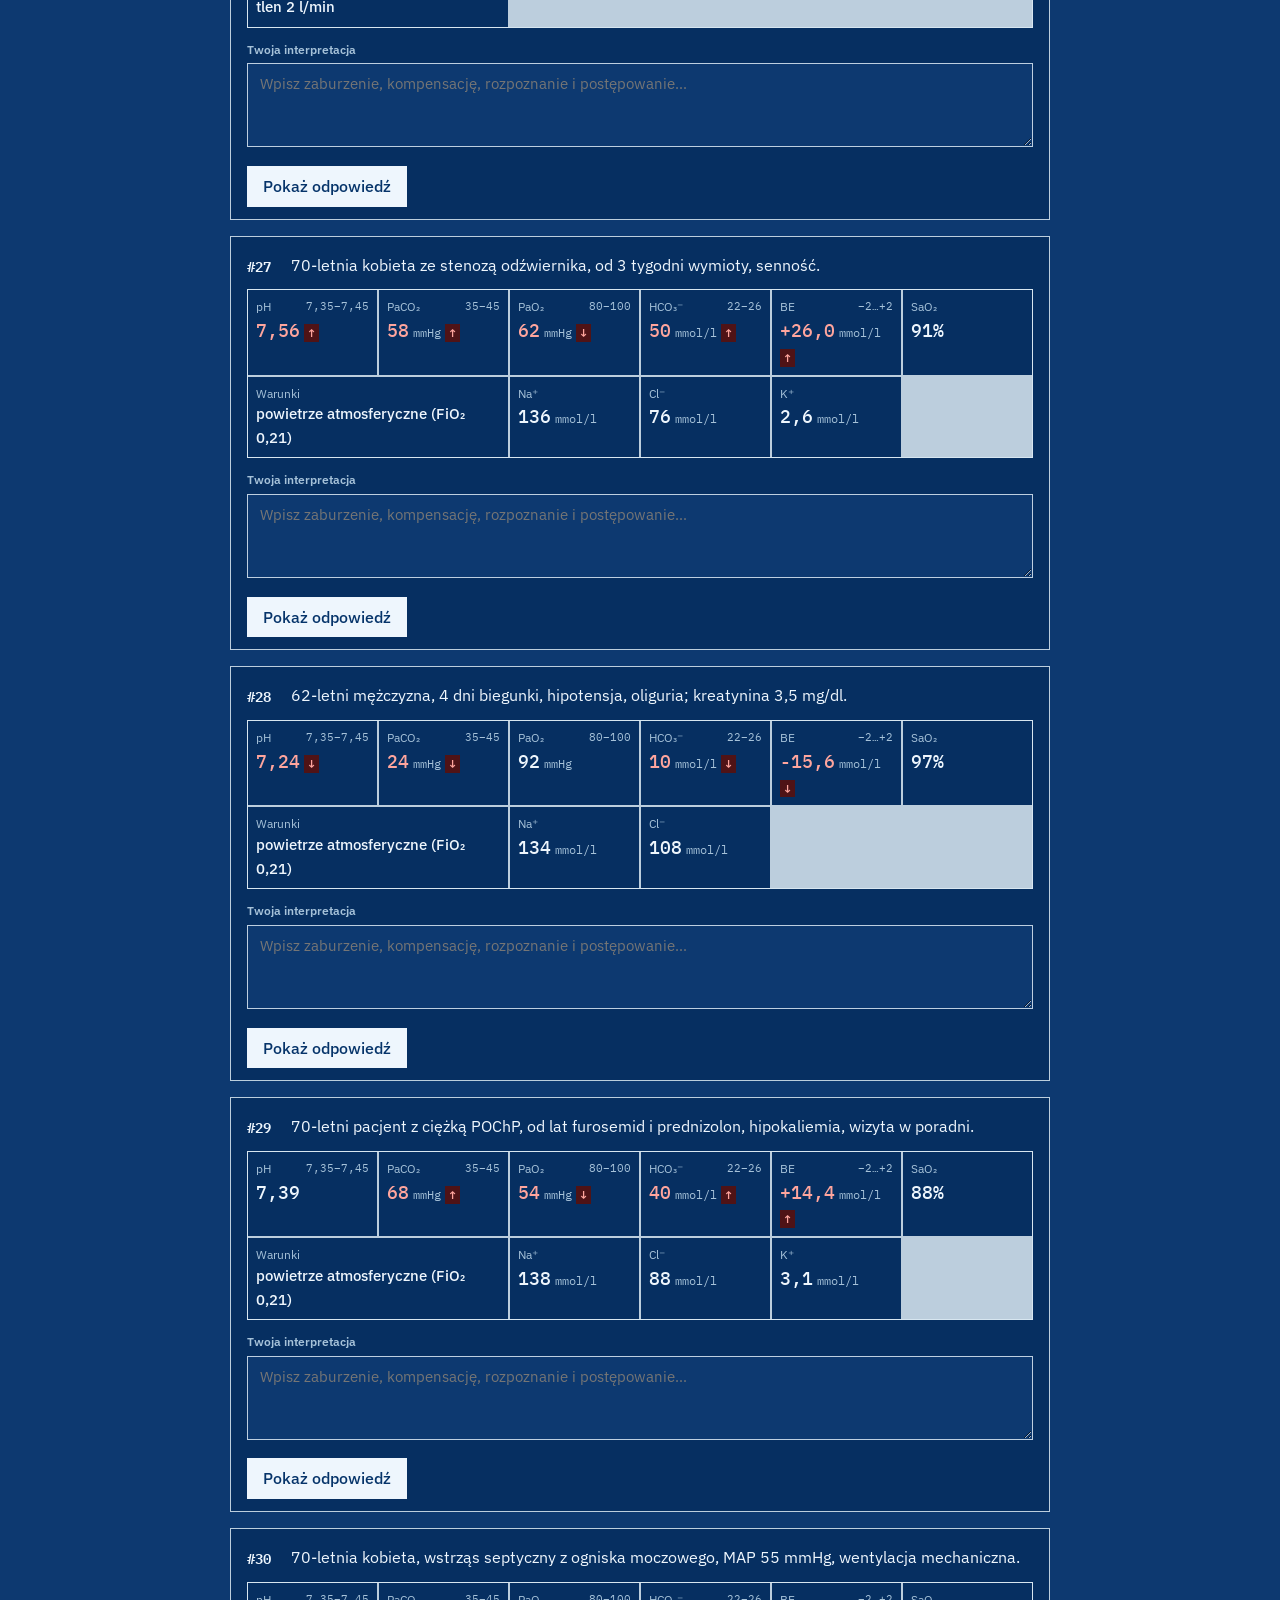
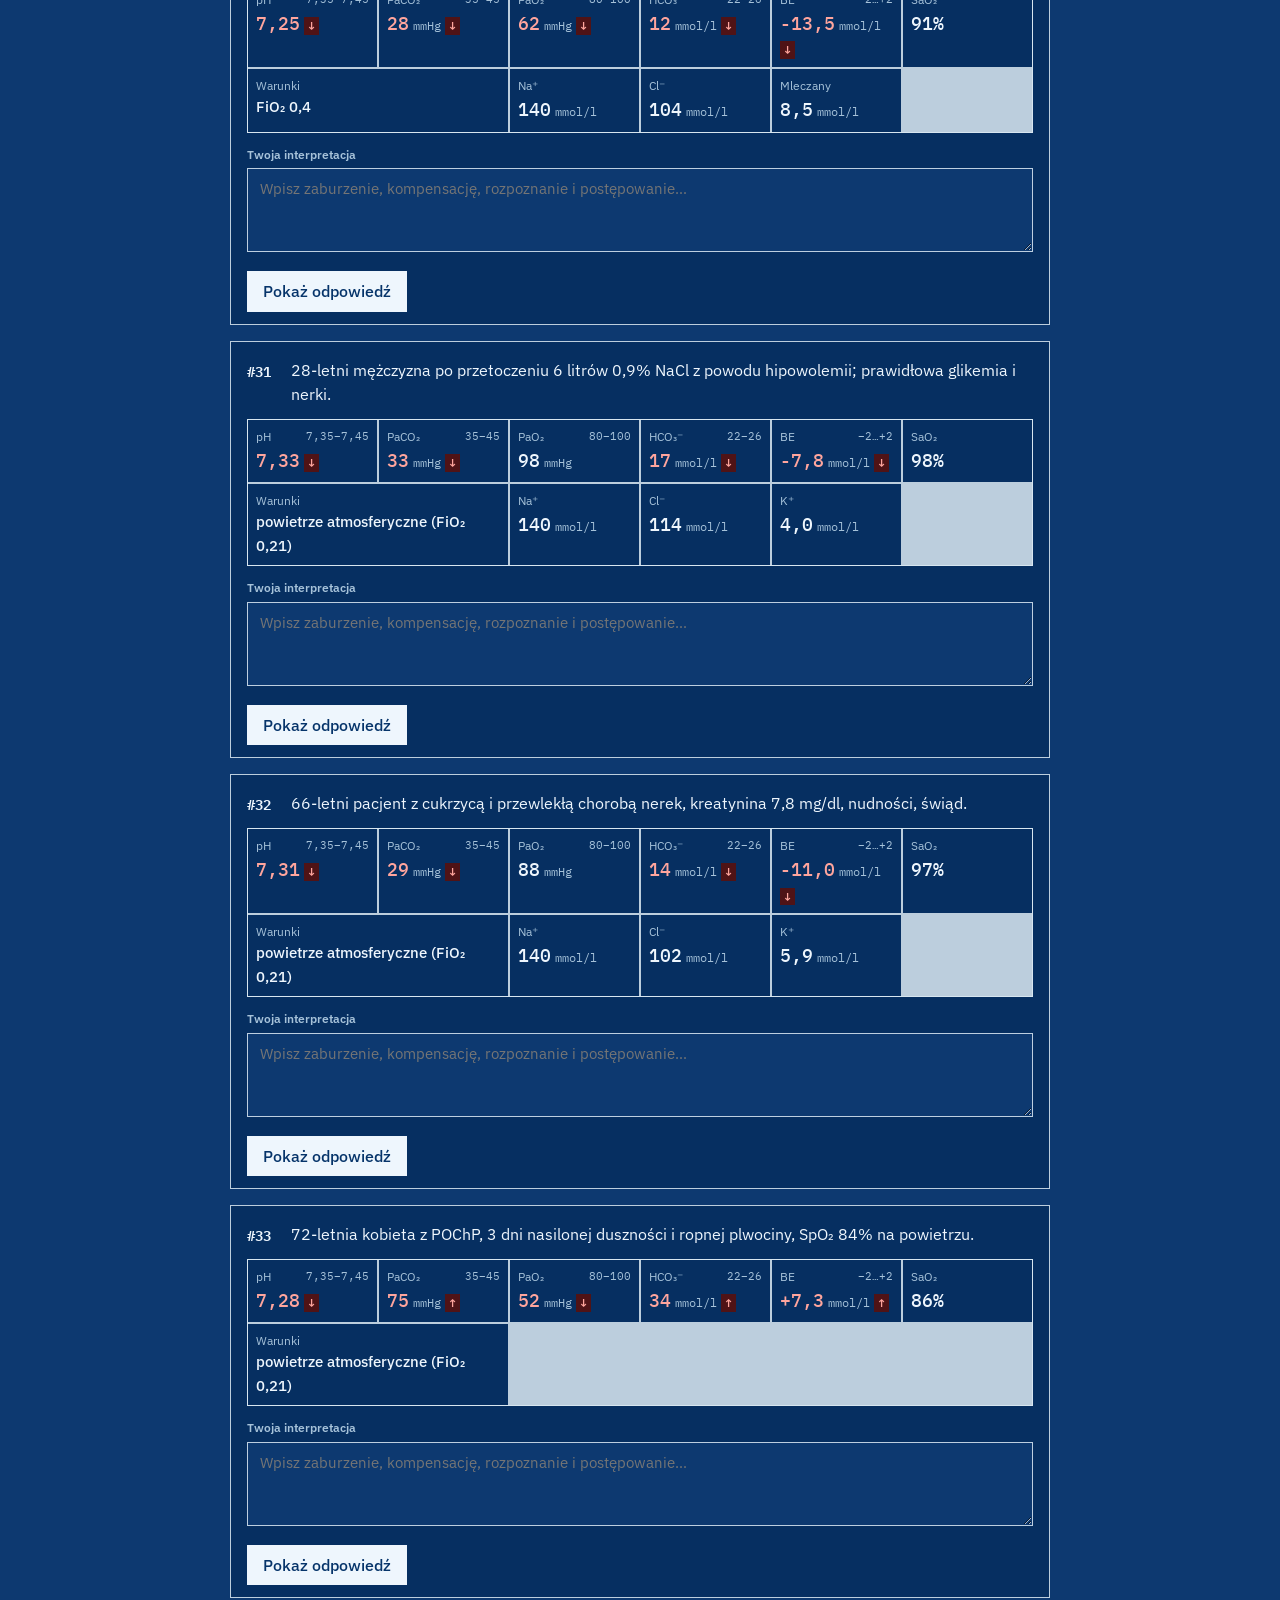
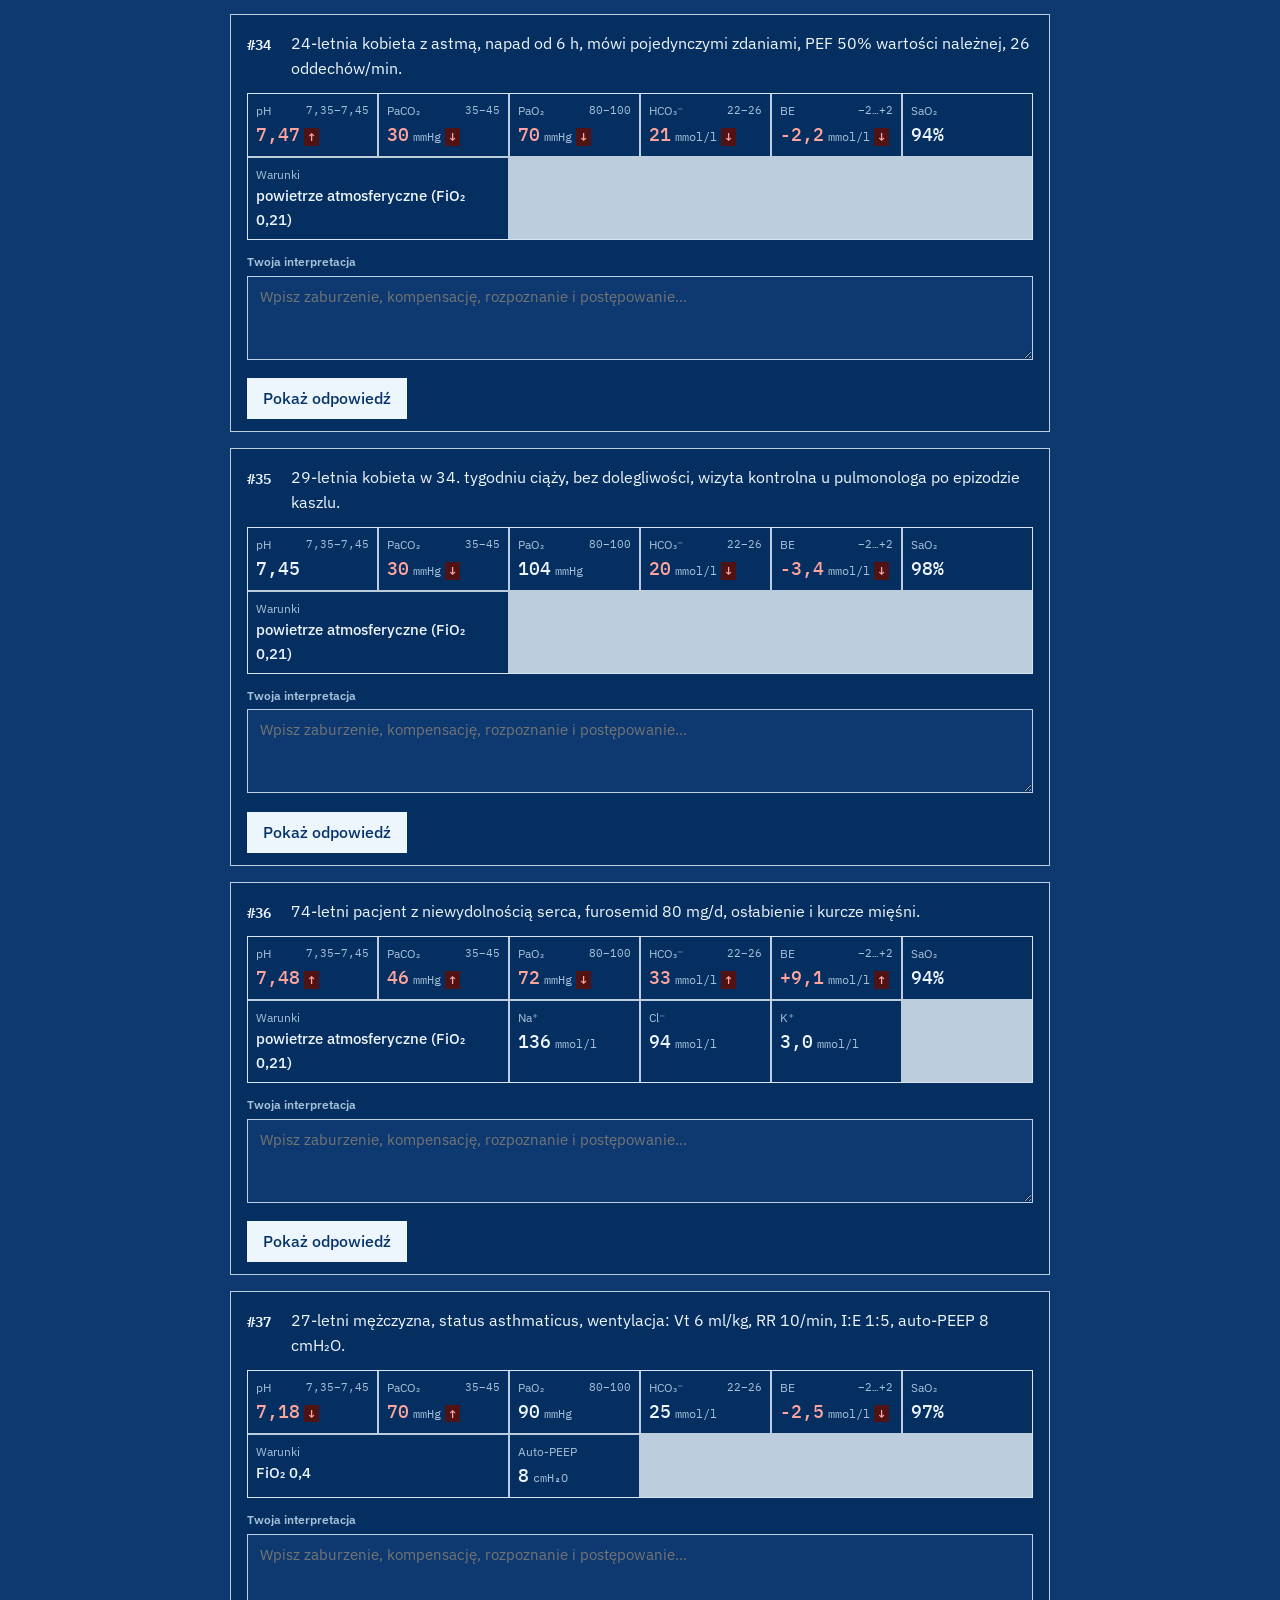
<file: gazometria.html>
<!doctype html>
<html lang="pl"><head><meta charset="utf-8"><meta name="viewport" content="width=device-width,initial-scale=1">
<meta name="description" content="50 gazometrii do interpretacji z kluczem odpowiedzi."><title>Gazometrie do interpretacji: 50 przypadków</title>
<link rel="stylesheet" href="assets/gaz.css"><link rel="stylesheet" href="assets/quiz.css">
<link rel="stylesheet" href="assets/chrome.css"></head><body>
<div class="wrap">
<div class="nav"><a href="index.html">← Wszystkie zestawy</a></div>
<header>
  <h1>Gazometrie do interpretacji</h1>
  <p>50 przypadków na poziomie ustnego PES z chorób płuc. Przeanalizuj gazometrię, sformułuj odpowiedź, potem rozwiń wzorcową interpretację.</p>
</header>
<div class="toolbar"><span class="meta">50 przypadków</span><button class="tool" id="collapse">Ukryj wszystkie odpowiedzi</button><button class="tool" id="resetNotes">Wyczyść moje odpowiedzi</button></div>
<details class="cheat">
<summary>Ściąga: algorytm i reguły kompensacji</summary>
<div class="in">
  <div><h2>Wartości referencyjne (tętnicza)</h2><ul>
    <li><code>pH</code> 7,35–7,45</li><li><code>PaCO₂</code> 35–45 mmHg</li><li><code>PaO₂</code> 80–100 mmHg (na powietrzu)</li><li><code>HCO₃⁻</code> 22–26 mmol/l, <code>BE</code> −2…+2</li><li><code>AG</code> = Na − Cl − HCO₃ ≈ 8–12 (korekta: +2,5 na każde 1 g/dl albuminy poniżej 4)</li></ul></div>
  <div><h2>Algorytm</h2><ul>
    <li>1. Kwasica czy zasadowica (pH)?</li><li>2. Składnik oddechowy (pCO₂) czy metaboliczny (HCO₃⁻)?</li><li>3. Czy kompensacja adekwatna?</li><li>4. Luka anionowa, ΔAG/ΔHCO₃⁻</li><li>5. Oksygenacja: PaO₂, P/F, gradient A–a</li><li>6. Zespół kliniczny i postępowanie</li></ul></div>
  <div><h2>Kompensacja</h2><ul>
    <li>Wg tabeli podręcznikowej: <b>niewyrównana</b> = pH zmienione, składnik kompensujący w normie (HCO₃⁻ w zab. oddechowych, pCO₂ w metabolicznych); <b>częściowo</b> = składnik kompensujący zmieniony, pH poza normą; <b>całkowicie</b> = pH w normie</li><li>Kwasica oddechowa ostra: HCO₃⁻ +1 na każde +10 pCO₂</li><li>Kwasica oddechowa przewlekła: +3,5 na +10</li><li>Alkaloza oddechowa ostra: HCO₃⁻ −2 na −10 pCO₂</li><li>Alkaloza oddechowa przewlekła: −4 do −5 na −10</li><li>Kwasica metaboliczna (Winter): pCO₂ = 1,5 × HCO₃⁻ + 8 ± 2</li><li>Alkaloza metaboliczna: pCO₂ = 40 + 0,7 × (HCO₃⁻ − 24)</li></ul></div>
  <div><h2>Oksygenacja i ΔΔ</h2><ul>
    <li>PAO₂ = FiO₂ × (Pb − 47) − PaCO₂/0,8; na poziomie morza FiO₂ 0,21: 150 − PaCO₂/0,8</li><li>A–a norma ≈ wiek/4 + 4</li><li>P/F: 200–300 łagodny, 100–200 umiarkowany, &lt;100 ciężki ARDS</li><li>ΔAG/ΔHCO₃⁻: &lt;0,4 NAGMA, 1–2 czysta HAGMA, &gt;2 + alkaloza metaboliczna</li></ul></div>
</div>
</details>
<main class="list" id="list"></main>
</div>
<script src="data/gaz.js"></script>
<script src="assets/gaz.js"></script>
<script src="assets/chrome.js"></script></body></html>
</file>
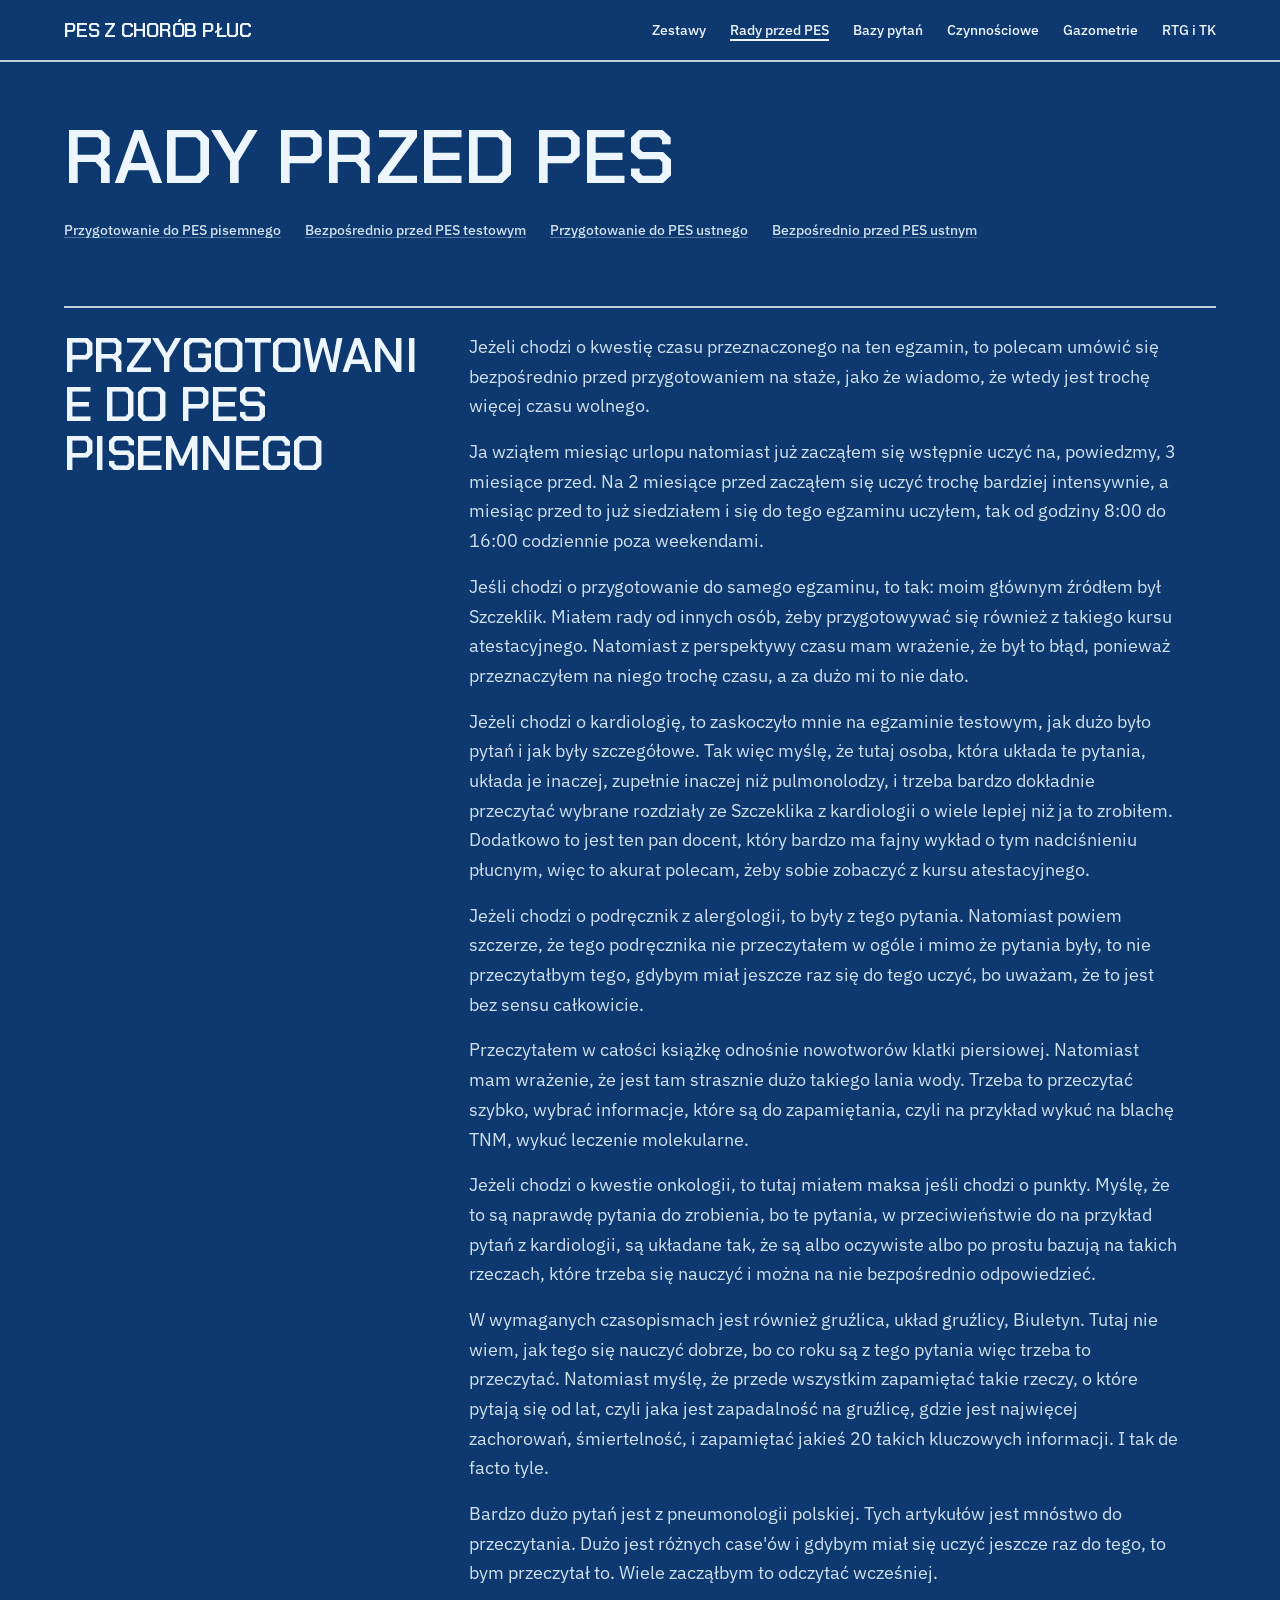
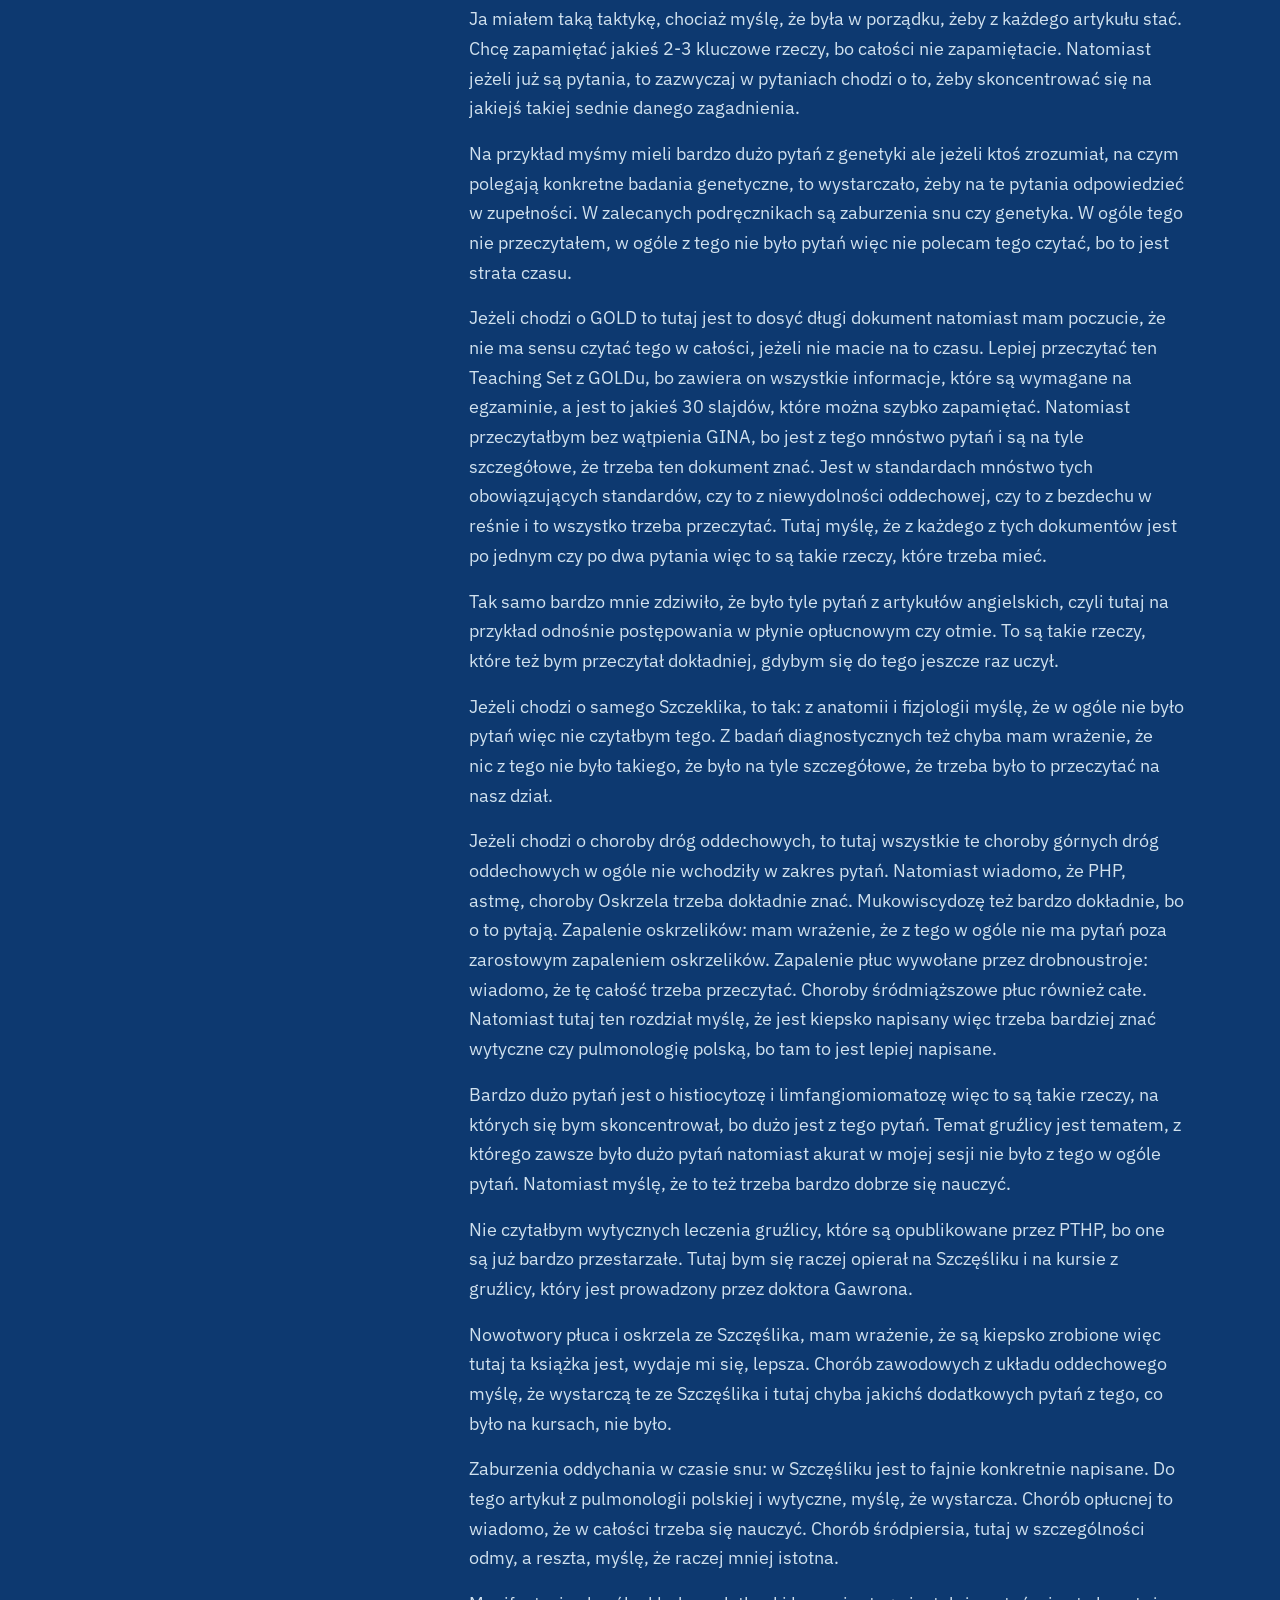
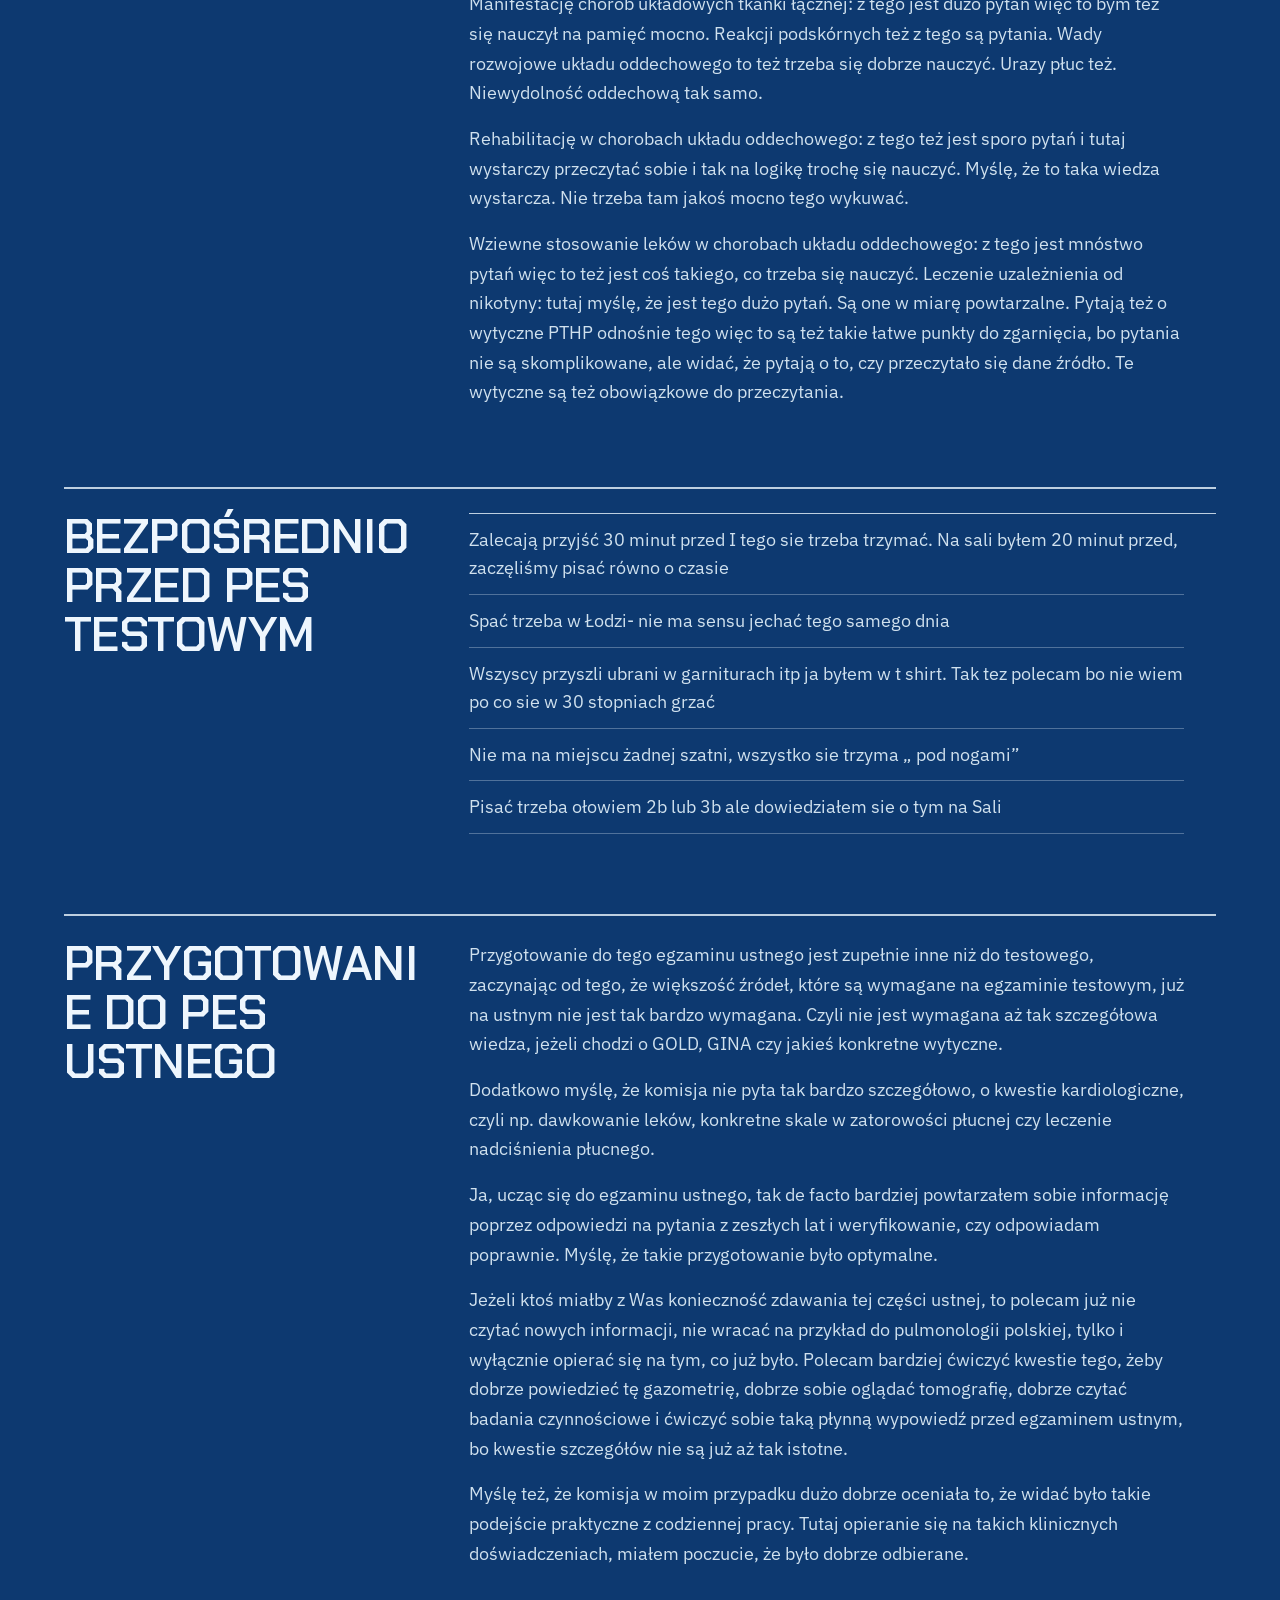
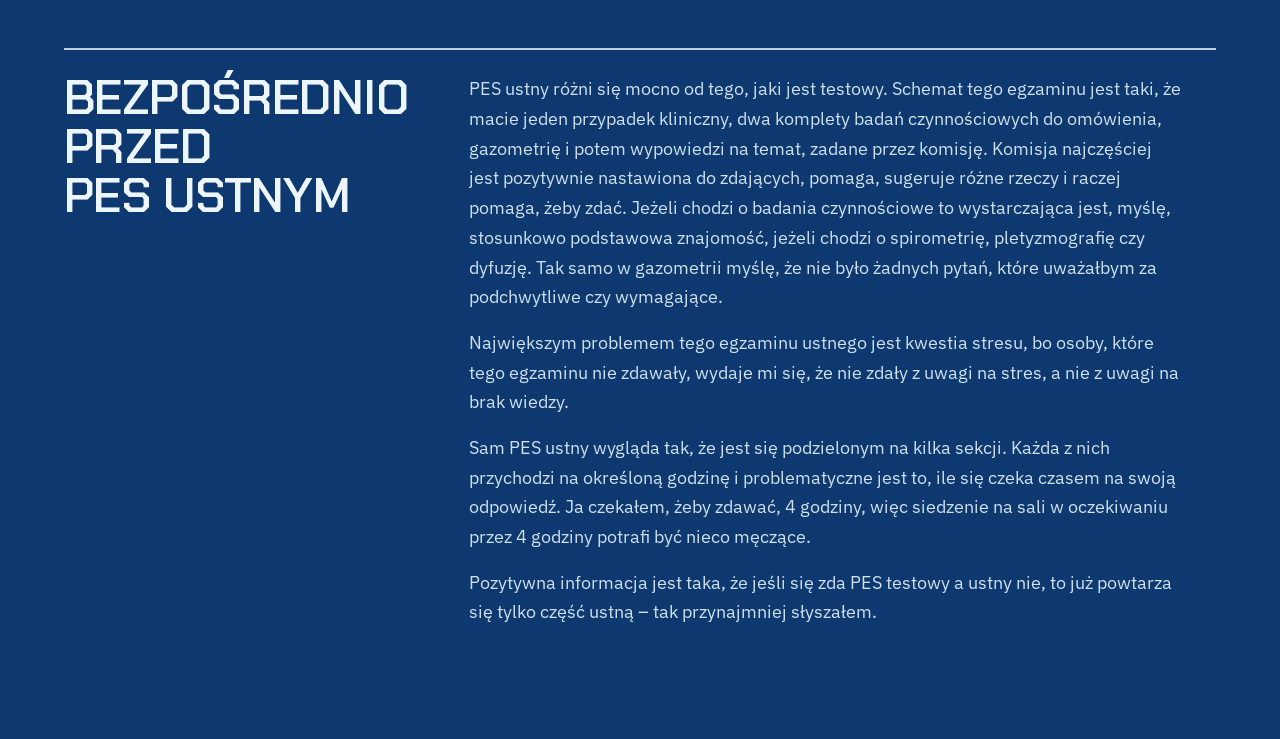
<file: rady-przed-pes.html>
<!doctype html>
<html lang="pl"><head><meta charset="utf-8"><meta name="viewport" content="width=device-width,initial-scale=1">
<meta name="description" content="Rady przed PES z chorób płuc: przygotowanie do części testowej i ustnej."><title>Rady przed PES</title>
<link rel="preconnect" href="https://fonts.googleapis.com"><link rel="preconnect" href="https://fonts.gstatic.com" crossorigin>
<link rel="stylesheet" href="assets/chrome.css"><link rel="stylesheet" href="assets/site.css">
</head><body>
<main class="page sheet"><h1>Rady przed PES</h1><nav class="toc" aria-label="Spis treści"><a href="#pisemny">Przygotowanie do PES pisemnego</a><a href="#przed-testowym">Bezpośrednio przed PES testowym</a><a href="#ustny">Przygotowanie do PES ustnego</a><a href="#przed-ustnym">Bezpośrednio przed PES ustnym</a></nav>
<section class="part opens" id="pisemny"><h2>Przygotowanie do PES pisemnego</h2><div class="text">
<p>Jeżeli chodzi o kwestię czasu przeznaczonego na ten egzamin, to polecam umówić się bezpośrednio przed przygotowaniem na staże, jako że wiadomo, że wtedy jest trochę więcej czasu wolnego.</p>
<p>Ja wziąłem miesiąc urlopu natomiast już zacząłem się wstępnie uczyć na, powiedzmy, 3 miesiące przed. Na 2 miesiące przed zacząłem się uczyć trochę bardziej intensywnie, a miesiąc przed to już siedziałem i się do tego egzaminu uczyłem, tak od godziny 8:00 do 16:00 codziennie poza weekendami.</p>
<p>Jeśli chodzi o przygotowanie do samego egzaminu, to tak: moim głównym źródłem był Szczeklik. Miałem rady od innych osób, żeby przygotowywać się również z takiego kursu atestacyjnego. Natomiast z perspektywy czasu mam wrażenie, że był to błąd, ponieważ przeznaczyłem na niego trochę czasu, a za dużo mi to nie dało.</p>
<p>Jeżeli chodzi o kardiologię, to zaskoczyło mnie na egzaminie testowym, jak dużo było pytań i jak były szczegółowe. Tak więc myślę, że tutaj osoba, która układa te pytania, układa je inaczej, zupełnie inaczej niż pulmonolodzy, i trzeba bardzo dokładnie przeczytać wybrane rozdziały ze Szczeklika z kardiologii o wiele lepiej niż ja to zrobiłem. Dodatkowo to jest ten pan docent, który bardzo ma fajny wykład o tym nadciśnieniu płucnym, więc to akurat polecam, żeby sobie zobaczyć z kursu atestacyjnego.</p>
<p>Jeżeli chodzi o podręcznik z alergologii, to były z tego pytania. Natomiast powiem szczerze, że tego podręcznika nie przeczytałem w ogóle i mimo że pytania były, to nie przeczytałbym tego, gdybym miał jeszcze raz się do tego uczyć, bo uważam, że to jest bez sensu całkowicie.</p>
<p>Przeczytałem w całości książkę odnośnie nowotworów klatki piersiowej. Natomiast mam wrażenie, że jest tam strasznie dużo takiego lania wody. Trzeba to przeczytać szybko, wybrać informacje, które są do zapamiętania, czyli na przykład wykuć na blachę TNM, wykuć leczenie molekularne.</p>
<p>Jeżeli chodzi o kwestie onkologii, to tutaj miałem maksa jeśli chodzi o punkty. Myślę, że to są naprawdę pytania do zrobienia, bo te pytania, w przeciwieństwie do na przykład pytań z kardiologii, są układane tak, że są albo oczywiste albo po prostu bazują na takich rzeczach, które trzeba się nauczyć i można na nie bezpośrednio odpowiedzieć.</p>
<p>W wymaganych czasopismach jest również gruźlica, układ gruźlicy, Biuletyn. Tutaj nie wiem, jak tego się nauczyć dobrze, bo co roku są z tego pytania więc trzeba to przeczytać. Natomiast myślę, że przede wszystkim zapamiętać takie rzeczy, o które pytają się od lat, czyli jaka jest zapadalność na gruźlicę, gdzie jest najwięcej zachorowań, śmiertelność, i zapamiętać jakieś 20 takich kluczowych informacji. I tak de facto tyle.</p>
<p>Bardzo dużo pytań jest z pneumonologii polskiej. Tych artykułów jest mnóstwo do przeczytania. Dużo jest różnych case&#x27;ów i gdybym miał się uczyć jeszcze raz do tego, to bym przeczytał to. Wiele zacząłbym to odczytać wcześniej.</p>
<p>Ja miałem taką taktykę, chociaż myślę, że była w porządku, żeby z każdego artykułu stać. Chcę zapamiętać jakieś 2-3 kluczowe rzeczy, bo całości nie zapamiętacie. Natomiast jeżeli już są pytania, to zazwyczaj w pytaniach chodzi o to, żeby skoncentrować się na jakiejś takiej sednie danego zagadnienia.</p>
<p>Na przykład myśmy mieli bardzo dużo pytań z genetyki ale jeżeli ktoś zrozumiał, na czym polegają konkretne badania genetyczne, to wystarczało, żeby na te pytania odpowiedzieć w zupełności. W zalecanych podręcznikach są zaburzenia snu czy genetyka. W ogóle tego nie przeczytałem, w ogóle z tego nie było pytań więc nie polecam tego czytać, bo to jest strata czasu.</p>
<p>Jeżeli chodzi o GOLD to tutaj jest to dosyć długi dokument natomiast mam poczucie, że nie ma sensu czytać tego w całości, jeżeli nie macie na to czasu. Lepiej przeczytać ten Teaching Set z GOLDu, bo zawiera on wszystkie informacje, które są wymagane na egzaminie, a jest to jakieś 30 slajdów, które można szybko zapamiętać. Natomiast przeczytałbym bez wątpienia GINA, bo jest z tego mnóstwo pytań i są na tyle szczegółowe, że trzeba ten dokument znać. Jest w standardach mnóstwo tych obowiązujących standardów, czy to z niewydolności oddechowej, czy to z bezdechu w reśnie i to wszystko trzeba przeczytać. Tutaj myślę, że z każdego z tych dokumentów jest po jednym czy po dwa pytania więc to są takie rzeczy, które trzeba mieć.</p>
<p>Tak samo bardzo mnie zdziwiło, że było tyle pytań z artykułów angielskich, czyli tutaj na przykład odnośnie postępowania w płynie opłucnowym czy otmie. To są takie rzeczy, które też bym przeczytał dokładniej, gdybym się do tego jeszcze raz uczył.</p>
<p>Jeżeli chodzi o samego Szczeklika, to tak: z anatomii i fizjologii myślę, że w ogóle nie było pytań więc nie czytałbym tego. Z badań diagnostycznych też chyba mam wrażenie, że nic z tego nie było takiego, że było na tyle szczegółowe, że trzeba było to przeczytać na nasz dział.</p>
<p>Jeżeli chodzi o choroby dróg oddechowych, to tutaj wszystkie te choroby górnych dróg oddechowych w ogóle nie wchodziły w zakres pytań. Natomiast wiadomo, że PHP, astmę, choroby Oskrzela trzeba dokładnie znać. Mukowiscydozę też bardzo dokładnie, bo o to pytają. Zapalenie oskrzelików: mam wrażenie, że z tego w ogóle nie ma pytań poza zarostowym zapaleniem oskrzelików. Zapalenie płuc wywołane przez drobnoustroje: wiadomo, że tę całość trzeba przeczytać. Choroby śródmiąższowe płuc również całe. Natomiast tutaj ten rozdział myślę, że jest kiepsko napisany więc trzeba bardziej znać wytyczne czy pulmonologię polską, bo tam to jest lepiej napisane.</p>
<p>Bardzo dużo pytań jest o histiocytozę i limfangiomiomatozę więc to są takie rzeczy, na których się bym skoncentrował, bo dużo jest z tego pytań. Temat gruźlicy jest tematem, z którego zawsze było dużo pytań natomiast akurat w mojej sesji nie było z tego w ogóle pytań. Natomiast myślę, że to też trzeba bardzo dobrze się nauczyć.</p>
<p>Nie czytałbym wytycznych leczenia gruźlicy, które są opublikowane przez PTHP, bo one są już bardzo przestarzałe. Tutaj bym się raczej opierał na Szczęśliku i na kursie z gruźlicy, który jest prowadzony przez doktora Gawrona.</p>
<p>Nowotwory płuca i oskrzela ze Szczęślika, mam wrażenie, że są kiepsko zrobione więc tutaj ta książka jest, wydaje mi się, lepsza. Chorób zawodowych z układu oddechowego myślę, że wystarczą te ze Szczęślika i tutaj chyba jakichś dodatkowych pytań z tego, co było na kursach, nie było.</p>
<p>Zaburzenia oddychania w czasie snu: w Szczęśliku jest to fajnie konkretnie napisane. Do tego artykuł z pulmonologii polskiej i wytyczne, myślę, że wystarcza. Chorób opłucnej to wiadomo, że w całości trzeba się nauczyć. Chorób śródpiersia, tutaj w szczególności odmy, a reszta, myślę, że raczej mniej istotna.</p>
<p>Manifestację chorób układowych tkanki łącznej: z tego jest dużo pytań więc to bym też się nauczył na pamięć mocno. Reakcji podskórnych też z tego są pytania. Wady rozwojowe układu oddechowego to też trzeba się dobrze nauczyć. Urazy płuc też. Niewydolność oddechową tak samo.</p>
<p>Rehabilitację w chorobach układu oddechowego: z tego też jest sporo pytań i tutaj wystarczy przeczytać sobie i tak na logikę trochę się nauczyć. Myślę, że to taka wiedza wystarcza. Nie trzeba tam jakoś mocno tego wykuwać.</p>
<p>Wziewne stosowanie leków w chorobach układu oddechowego: z tego jest mnóstwo pytań więc to też jest coś takiego, co trzeba się nauczyć. Leczenie uzależnienia od nikotyny: tutaj myślę, że jest tego dużo pytań. Są one w miarę powtarzalne. Pytają też o wytyczne PTHP odnośnie tego więc to są też takie łatwe punkty do zgarnięcia, bo pytania nie są skomplikowane, ale widać, że pytają o to, czy przeczytało się dane źródło. Te wytyczne są też obowiązkowe do przeczytania.</p>
</div></section>
<section class="part opens" id="przed-testowym"><h2>Bezpośrednio przed PES testowym</h2><div class="text">
<ul class="notes">
<li>Zalecają przyjść 30 minut przed I tego sie trzeba trzymać. Na sali byłem 20 minut przed, zaczęliśmy pisać równo o czasie</li>
<li>Spać trzeba w Łodzi- nie ma sensu jechać tego samego dnia</li>
<li>Wszyscy przyszli ubrani w garniturach itp ja byłem w t shirt. Tak tez polecam bo nie wiem po co sie w 30 stopniach grzać</li>
<li>Nie ma na miejscu żadnej szatni, wszystko sie trzyma „ pod nogami”</li>
<li>Pisać trzeba ołowiem 2b lub 3b ale dowiedziałem sie o tym na Sali</li>
</ul>
</div></section>
<section class="part opens" id="ustny"><h2>Przygotowanie do PES ustnego</h2><div class="text">
<p>Przygotowanie do tego egzaminu ustnego jest zupełnie inne niż do testowego, zaczynając od tego, że większość źródeł, które są wymagane na egzaminie testowym, już na ustnym nie jest tak bardzo wymagana. Czyli nie jest wymagana aż tak szczegółowa wiedza, jeżeli chodzi o GOLD, GINA czy jakieś konkretne wytyczne.</p>
<p>Dodatkowo myślę, że komisja nie pyta tak bardzo szczegółowo, o kwestie kardiologiczne, czyli np. dawkowanie leków, konkretne skale w zatorowości płucnej czy leczenie nadciśnienia płucnego.</p>
<p>Ja, ucząc się do egzaminu ustnego, tak de facto bardziej powtarzałem sobie informację poprzez odpowiedzi na pytania z zeszłych lat i weryfikowanie, czy odpowiadam poprawnie. Myślę, że takie przygotowanie było optymalne.</p>
<p>Jeżeli ktoś miałby z Was konieczność zdawania tej części ustnej, to polecam już nie czytać nowych informacji, nie wracać na przykład do pulmonologii polskiej, tylko i wyłącznie opierać się na tym, co już było. Polecam bardziej ćwiczyć kwestie tego, żeby dobrze powiedzieć tę gazometrię, dobrze sobie oglądać tomografię, dobrze czytać badania czynnościowe i ćwiczyć sobie taką płynną wypowiedź przed egzaminem ustnym, bo kwestie szczegółów nie są już aż tak istotne.</p>
<p>Myślę też, że komisja w moim przypadku dużo dobrze oceniała to, że widać było takie podejście praktyczne z codziennej pracy. Tutaj opieranie się na takich klinicznych doświadczeniach, miałem poczucie, że było dobrze odbierane.</p>
</div></section>
<section class="part opens" id="przed-ustnym"><h2>Bezpośrednio przed PES ustnym</h2><div class="text">
<p>PES ustny różni się mocno od tego, jaki jest testowy. Schemat tego egzaminu jest taki, że macie jeden przypadek kliniczny, dwa komplety badań czynnościowych do omówienia, gazometrię i potem wypowiedzi na temat, zadane przez komisję. Komisja najczęściej jest pozytywnie nastawiona do zdających, pomaga, sugeruje różne rzeczy i raczej pomaga, żeby zdać. Jeżeli chodzi o badania czynnościowe to wystarczająca jest, myślę, stosunkowo podstawowa znajomość, jeżeli chodzi o spirometrię, pletyzmografię czy dyfuzję. Tak samo w gazometrii myślę, że nie było żadnych pytań, które uważałbym za podchwytliwe czy wymagające.</p>
<p>Największym problemem tego egzaminu ustnego jest kwestia stresu, bo osoby, które tego egzaminu nie zdawały, wydaje mi się, że nie zdały z uwagi na stres, a nie z uwagi na brak wiedzy.</p>
<p>Sam PES ustny wygląda tak, że jest się podzielonym na kilka sekcji. Każda z nich przychodzi na określoną godzinę i problematyczne jest to, ile się czeka czasem na swoją odpowiedź. Ja czekałem, żeby zdawać, 4 godziny, więc siedzenie na sali w oczekiwaniu przez 4 godziny potrafi być nieco męczące.</p>
<p>Pozytywna informacja jest taka, że jeśli się zda PES testowy a ustny nie, to już powtarza się tylko część ustną – tak przynajmniej słyszałem.</p>
</div></section></main>
<script src="assets/chrome.js"></script>
</body></html>
</file>
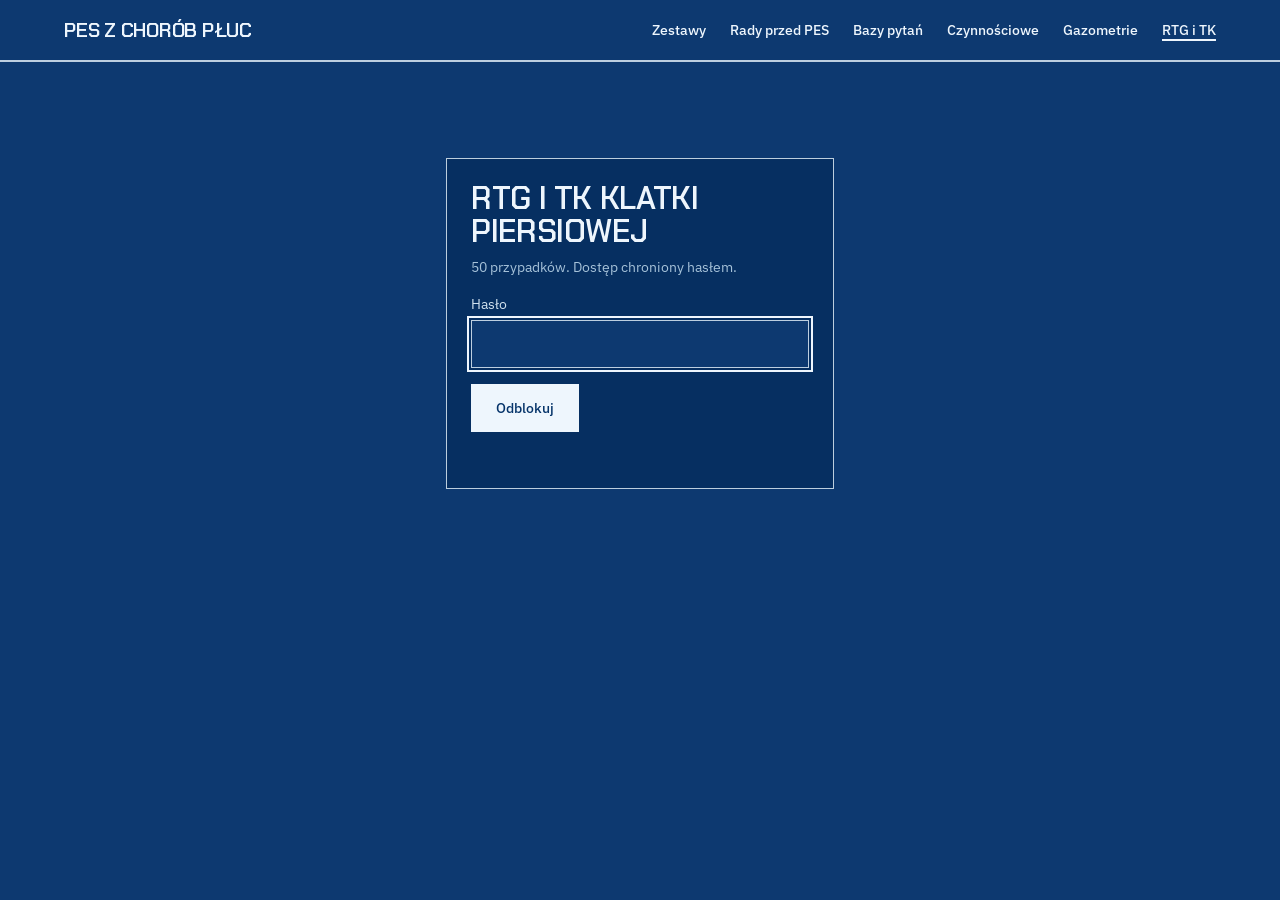
<file: rtg.html>
<!doctype html>
<html lang="pl"><head><meta charset="utf-8">
<meta name="viewport" content="width=device-width, initial-scale=1">
<meta name="robots" content="noindex,nofollow">
<meta name="description" content="RTG i TK klatki piersiowej: dostęp chroniony hasłem."><title>RTG i TK klatki piersiowej: dostęp chroniony</title>
<link rel="stylesheet" href="assets/rtg.css"><link rel="stylesheet" href="assets/chrome.css"></head><body>
<div id="gate"><form class="box" id="f" autocomplete="off">
<h1>RTG i TK klatki piersiowej</h1>
<p>50 przypadków. Dostęp chroniony hasłem.</p>
<label for="pw">Hasło</label>
<input id="pw" type="password" autocomplete="current-password" required autofocus>
<button class="btn prim" id="go" type="submit">Odblokuj</button>
<p id="err" role="alert"></p>
</form></div>
<div id="app" hidden></div>
<script src="data/rtg.enc.js"></script>
<script>
const b64=s=>Uint8Array.from(atob(s),c=>c.charCodeAt(0));
async function decrypt(pw){
  const enc=new TextEncoder();
  const base=await crypto.subtle.importKey('raw',enc.encode(pw.normalize('NFC')),'PBKDF2',false,['deriveKey']);
  const key=await crypto.subtle.deriveKey({name:'PBKDF2',salt:b64(RTG_ENC.salt),iterations:RTG_ENC.it,hash:'SHA-256'},base,{name:'AES-GCM',length:256},false,['decrypt']);
  const pt=await crypto.subtle.decrypt({name:'AES-GCM',iv:b64(RTG_ENC.iv),additionalData:enc.encode('pes-rtg-v1')},key,b64(RTG_ENC.ct));
  return JSON.parse(new TextDecoder().decode(pt));
}
document.getElementById('f').addEventListener('submit',async e=>{
  e.preventDefault();const pw=document.getElementById('pw').value;if(!pw)return;
  const go=document.getElementById('go'),err=document.getElementById('err');
  go.disabled=true;err.textContent='Sprawdzam…';
  let data;
  try{data=await decrypt(pw)}catch(x){err.textContent='Nieprawidłowe hasło.';go.disabled=false;return}
  document.getElementById('pw').value='';
  document.getElementById('gate').remove();
  const app=document.getElementById('app');app.innerHTML=data.h;app.hidden=false;
  const sc=document.createElement('script');sc.textContent=data.j;document.body.appendChild(sc);
});
</script>
<script src="assets/chrome.js"></script></body></html>
</file>
<file: assets/chrome.css>
/* Hallmark · shape: Register · genre: modern-minimal · theme: Blueprint (by request) · redesign: full · copy: verbatim
 * hero: kept per page · nav: masthead with a keyline · footer: colophon · imagery: none, the page's own loop drawing · signature: the masthead keyline · blueprint: cyanotype
 * axes: mid/geometric-sans/neutral · posture: drenched · contrast: pass · fold: pass · v2.0.0 */
/* Hallmark · pre-emit critique: P4 H4 E4 S4 R4 V3 · weakest: S, a masthead is generic; the keyline and wordmark carry it */
@import url("./tokens.css");
.mast { background: var(--color-paper); border-bottom: var(--rule-heavy) solid var(--color-rule); position: relative; z-index: var(--z-sticky); }
.mast .in { max-width: var(--container); margin-inline: auto; padding: var(--space-sm) var(--gutter); display: flex; flex-wrap: wrap; align-items: center; gap: var(--space-xs) var(--space-lg); }
.mast .brand { margin-right: auto; font: 600 1.25rem/1 var(--font-display); text-transform: uppercase; letter-spacing: var(--tracking-display); color: var(--color-ink); text-decoration: none; }
.mast a { font: 500 var(--text-sm) var(--font-body); color: var(--color-ink); text-decoration: underline; text-decoration-color: transparent; text-underline-offset: .3em; padding-block: var(--space-xs); transition: text-decoration-color var(--dur-short) var(--ease-out); }
.mast a:hover { text-decoration-color: var(--color-rule); }
.mast a:active { color: var(--color-muted); }
.mast a[aria-current=page] { text-decoration-color: var(--color-ink); text-decoration-thickness: 2px; }
.mast .brand:hover { text-decoration: none; }
.mast a:focus-visible { outline: 2px solid var(--color-focus); outline-offset: 2px; }
@media (max-width: 40rem) { .mast .brand { width: 100%; } }
</file>
<file: assets/site.css>
/* Hallmark · shape: Register + Poster hero · genre: modern-minimal · theme: Blueprint (by request) · redesign: full · copy: verbatim
 * hero: Poster, headline left, the flow-volume loop in a double keyline right · nav: masthead with a keyline · footer: colophon · imagery: none, the page's own loop drawing · signature: the flow-volume loop of a patient against the predicted loop, drafted in white line · blueprint: cyanotype
 * axes: mid/geometric-sans/neutral · posture: drenched · contrast: pass · fold: pass · v2.0.0 */
/* Hallmark · pre-emit critique: P4 H4 E4 S4 R4 V3 · weakest: V, the log is empty so variety is unmeasured; the page opens with its own loop drawing instead of a photograph */
@import url("./tokens.css");
@import url("./base.css");

body { color: var(--color-ink-2); }
h1, h2 { text-transform: uppercase; line-height: 1.02; color: var(--color-ink); }
h1, h2, h3 { font-weight: var(--display-weight); color: var(--color-ink); }
small, figcaption, th, nav, label, .btn, .tag, .meta { font-weight: 500; }
.num, .mono { font-family: var(--font-outlier); font-weight: 500; font-variant-numeric: tabular-nums; }
a { text-decoration-color: var(--color-rule-2); } a:hover { text-decoration-color: transparent; }

.btn { display: inline-flex; align-items: center; min-height: 48px; padding: 0 var(--space-lg); border: var(--rule-hair) solid var(--color-rule); border-radius: 0; font: 500 var(--text-sm) var(--font-body); text-decoration: none; color: var(--color-ink); background: transparent; transition: background-color var(--dur-short) var(--ease-out); }
.btn:hover { background: var(--color-paper-2); }
.btn:active { background: var(--color-paper-3); }
.btn--primary { background: var(--color-ink); border-color: var(--color-ink); color: var(--color-accent-ink); }
.btn--primary:hover { background: var(--color-ink-2); }
.actions { display: flex; flex-wrap: wrap; gap: var(--space-sm); }
.fig { position: relative; border: var(--rule-hair) solid var(--color-rule); }
.fig::after { content: ""; position: absolute; inset: 5px; border: var(--rule-hair) solid var(--color-rule-2); pointer-events: none; }

.page { max-width: var(--container); margin-inline: auto; padding-inline: var(--gutter); }
.hero { display: grid; grid-template-columns: minmax(0, 7fr) minmax(0, 5fr); gap: var(--gap-columns); align-items: center; padding-block: var(--space-xl) var(--space-2xl); }
.hero h1 { font-size: clamp(3rem, 6.6vw, 6rem); max-width: 10ch; }
.standfirst { font-size: var(--text-lead); line-height: 1.4; color: var(--color-ink); max-width: 36ch; margin-top: var(--space-lg); }
.hero .actions { margin-top: var(--space-lg); }
.loop { margin: 0; padding: var(--space-lg); background: var(--color-paper-2); }
.loop svg { width: 100%; height: auto; }
.loop .ax { stroke: var(--color-rule-2); stroke-width: 1; fill: none; }
.loop .pred { stroke: var(--color-muted); stroke-width: 2; stroke-dasharray: 3 6; fill: none; }
.loop .pat { stroke: var(--color-ink); stroke-width: 3; fill: none; stroke-linejoin: round; }
.loop .dot { fill: var(--color-ink); }
.loop text { font-family: var(--font-body); font-size: 13px; fill: var(--color-muted); font-weight: 500; }
.loop text.key { fill: var(--color-ink); }
.loop figcaption { margin-top: var(--space-sm); font-size: var(--text-xs); color: var(--color-muted); max-width: 44ch; }

.band { color: var(--color-ink); background: var(--color-paper-2); border-block: var(--rule-hair) solid var(--color-rule); }
.band .figs { display: grid; grid-template-columns: repeat(4, minmax(0, 1fr)); }
.band .cell { padding: var(--space-lg); border-left: var(--rule-hair) solid var(--color-rule-2); }
.band .cell:first-child { border-left: 0; padding-left: 0; }
.band .cell b { display: block; font: 600 var(--text-display-s)/1 var(--font-display); color: var(--color-ink); font-variant-numeric: tabular-nums; }
.band .cell span { display: block; margin-top: var(--space-xs); font-size: var(--text-sm); color: var(--color-muted); }

.register { padding-block: var(--space-2xl) var(--space-xl); }
.register .head { display: grid; grid-template-columns: minmax(0, 7fr) minmax(0, 5fr); gap: var(--gap-columns); align-items: end; padding-bottom: var(--space-lg); }
.register h2 { font-size: var(--text-section); }
.sheet-table { border: var(--rule-hair) solid var(--color-rule); }
.sheet-table .hd, .row { display: grid; grid-template-columns: minmax(0, 4fr) minmax(0, 5fr) 96px; gap: var(--gap-columns); align-items: baseline; padding: var(--space-md) var(--space-lg); }
.sheet-table .hd { border-bottom: var(--rule-heavy) solid var(--color-rule); font-size: var(--text-sm); font-weight: 500; color: var(--color-muted); }
.row { border-top: var(--rule-hair) solid var(--color-rule-2); text-decoration: none; color: inherit; transition: background-color var(--dur-short) var(--ease-out); }
.sheet-table .hd + .row { border-top: 0; }
.row:hover { background: var(--color-paper-2); }
.row:active { background: var(--color-paper-3); }
.row h3 { font-size: var(--text-xl); line-height: 1.15; max-width: none; font-weight: 600; text-decoration: underline; text-decoration-color: transparent; text-underline-offset: .2em; }
.row:hover h3 { text-decoration-color: var(--color-ink); }
.row .num { color: var(--color-muted); }
.row .meta { text-align: right; font-family: var(--font-outlier); font-size: var(--text-sm); color: var(--color-muted); }
.more { display: flex; flex-wrap: wrap; gap: var(--space-sm) var(--space-lg); align-items: baseline; padding-block: var(--space-lg); font-size: var(--text-sm); font-weight: 500; }
.more span { color: var(--color-muted); }
.colophon { padding-block: var(--space-xl) var(--space-2xl); font-size: var(--text-sm); color: var(--color-muted); }
.colophon p { max-width: 70ch; }

.sheet { padding-block: var(--space-xl) var(--space-3xl); }
.sheet > h1 { font-size: clamp(2.5rem, 6vw, 5rem); max-width: 14ch; }
.toc { display: flex; flex-wrap: wrap; gap: var(--space-xs) var(--space-lg); margin-top: var(--space-lg); font-size: var(--text-sm); font-weight: 500; }
.part { display: grid; grid-template-columns: minmax(0, 4fr) minmax(0, 8fr); gap: var(--gap-columns); margin-top: var(--space-2xl); padding-top: var(--space-lg); border-top: var(--rule-heavy) solid var(--color-rule); }
.part h2 { font-size: var(--text-section); position: sticky; top: var(--space-lg); align-self: start; }
.part .text > p { font-size: 1.125rem; line-height: 1.65; margin-bottom: var(--space-md); max-width: 65ch; }
.notes { list-style: none; margin: 0 0 var(--space-md); padding: 0; border-top: var(--rule-hair) solid var(--color-rule); }
.notes li { padding-block: var(--space-sm); border-bottom: var(--rule-hair) solid var(--color-rule-2); font-size: 1.125rem; max-width: 65ch; }
.meme { margin: var(--space-xl) 0 0; max-width: 420px; padding: var(--space-xs); }
.meme img { width: 100%; }

@media (max-width: 60rem) {
  .hero, .register .head, .part { grid-template-columns: minmax(0, 1fr); }
  .band .figs { grid-template-columns: repeat(2, minmax(0, 1fr)); }
  .band .cell:nth-child(3) { border-left: 0; padding-left: 0; }
  .sheet-table .hd { display: none; }
  .row { grid-template-columns: minmax(0, 1fr); gap: var(--space-2xs); }
  .row .meta { text-align: left; }
  .part h2 { position: static; margin-bottom: var(--space-md); }
}

.sheet.center { text-align: center; }
.sheet.center > h1 { margin-inline: auto; max-width: none; }
.sheet.center .meme { margin-inline: auto; }
</file>
<file: assets/bank.css>
/* Hallmark · shape: Register · genre: modern-minimal · theme: Blueprint (by request) · redesign: full · copy: verbatim
 * hero: none, app screen · nav: masthead with a keyline · footer: none · imagery: none, the page's own charts and tables · signature: keylined working column under a heavy rule
 * axes: mid/geometric-sans/neutral · posture: drenched · contrast: pass · fold: pass · v2.0.0 */
/* Hallmark · pre-emit critique: P3 H4 E3 S3 R4 V3 · weakest: E, the quiz logic keeps its old markup so only the system changed; the layout stays as built */
@import url("./tokens.css");
h1,h2,h3{text-wrap:balance}
:root{--bg:var(--color-paper);--paper:var(--color-paper-2);--ink:var(--color-ink);--muted:var(--color-muted);--line:var(--color-rule);--accent:var(--color-accent);--hl:oklch(44% 0.09 250);--err:var(--color-error)}
*{box-sizing:border-box}
body{margin:0;background:var(--bg);color:var(--ink);font:16px/1.6 system-ui,-apple-system,"Segoe UI",sans-serif}
a{color:var(--accent)}
.nav{padding:var(--space-sm) var(--space-md);font-size:13px}.nav a{color:var(--muted);text-decoration:none}.nav a:hover{text-decoration:underline}
#gate{max-width:420px;margin:12vh auto;padding:0 var(--space-md)}
#gate .box{background:var(--paper);border:1px solid var(--line);border-radius:0;padding:var(--space-lg)}
#gate h1{margin:0 0 var(--space-2xs);font-size:1.3rem}#gate p{margin:0 0 var(--space-md);color:var(--muted);font-size:.92rem}
input[type=password],input[type=search]{width:100%;font:inherit;padding:var(--space-xs) var(--space-sm);border:1px solid var(--line);border-radius:0;background:var(--bg);color:var(--ink)}
button{font:inherit;font-weight:500;padding:var(--space-xs) var(--space-md);border-radius:0;border:1px solid var(--accent);background:var(--accent);color:var(--paper);cursor:pointer;margin-top:var(--space-sm)}
button:disabled{background:var(--color-paper-3);color:var(--color-muted);border-color:var(--color-rule-2);cursor:wait}
#err{color:var(--err);font-size:.9rem;margin-top:var(--space-xs);min-height:1.2em}
#app{display:none;grid-template-columns:290px 1fr;gap:var(--space-md);max-width:1300px;margin:0 auto;padding:0 var(--space-md) var(--space-2xl)}
aside{position:sticky;top:12px;align-self:start;max-height:calc(100vh - 24px);overflow:auto;background:var(--paper);border:1px solid var(--line);border-radius:0;padding:var(--space-sm)}
aside h2{margin:var(--space-sm) 0 var(--space-2xs);font-size:.72rem;color:var(--muted)}
aside button.doc{display:block;width:100%;text-align:left;margin:var(--space-3xs) 0;padding:var(--space-xs) var(--space-xs);background:none;border:0;border-radius:0;color:var(--ink);font-weight:400;font-size:.92rem}
aside button.doc:hover{background:var(--bg)}aside button.doc.on{background:var(--accent);color:var(--paper)}
aside .lock{margin-top:var(--space-sm);font-size:.85rem}aside .lock button{margin:0;padding:var(--space-2xs) var(--space-xs);background:none;color:var(--muted);border-color:var(--line);font-size:.82rem}
article{background:var(--paper);border:1px solid var(--line);border-radius:0;padding:var(--space-lg) var(--space-lg);min-width:0;overflow-wrap:anywhere}
article h1{font-size:1.5rem;margin-top:0}article h2{font-size:1.2rem;margin-top:1.6em;border-bottom:1px solid var(--line);padding-bottom:var(--space-2xs)}article h3{font-size:1.02rem;margin-top:1.3em}
article table{border-collapse:collapse;max-width:100%;display:block;overflow-x:auto}article td,article th{border:1px solid var(--line);padding:var(--space-2xs) var(--space-xs);vertical-align:top}
article ul,article ol{padding-left:1.3em}article li{margin:var(--space-3xs) 0}
mark{background:var(--hl);color:inherit;border-radius:0}
.meta{color:var(--muted);font-size:.85rem;margin-bottom:var(--space-sm)}
#hits{font-size:.82rem;color:var(--muted);margin:var(--space-2xs) var(--space-3xs)}
@media(max-width:860px){#app{grid-template-columns:1fr}aside{position:static;max-height:none}}
#gate .box{border-radius:0;border:1px solid var(--line);}
#gate h1{font:800 1.8rem/1.1 "Bricolage Grotesque","IBM Plex Sans",sans-serif;}
#gate .box::before{content:"";display:block;width:46px;height:46px;margin-bottom:var(--space-sm);background:no-repeat center/contain url("data:image/svg+xml,%3Csvg xmlns='http://www.w3.org/2000/svg' viewBox='0 0 46 46' fill='none'%3E%3Crect x='7' y='20' width='32' height='22' rx='5' fill='%230d2b3a'/%3E%3Cpath d='M14 20v-5a9 9 0 0 1 18 0v5' stroke='%230d2b3a' stroke-width='4' stroke-linecap='round'/%3E%3Ccircle cx='23' cy='30' r='3.2' fill='%23e2573b'/%3E%3Crect x='21.6' y='31' width='2.8' height='6' rx='1.4' fill='%23e2573b'/%3E%3C/svg%3E")}
button{background:var(--accent);border-radius:0}
#app{margin-top:var(--space-2xs)}
aside{border-radius:0}article{border-radius:0}
aside button.doc.on{border-radius:0}
</file>
<file: assets/quiz.css>
/* Hallmark · shape: Register · genre: modern-minimal · theme: Blueprint (by request) · redesign: full · copy: verbatim
 * hero: none, app screen · nav: masthead with a keyline · footer: none · imagery: none, the page's own charts and tables · signature: keylined working column under a heavy rule
 * axes: mid/geometric-sans/neutral · posture: drenched · contrast: pass · fold: pass · v2.0.0 */
/* Hallmark · pre-emit critique: P3 H4 E3 S3 R4 V3 · weakest: E, the quiz logic keeps its old markup so only the system changed; the layout stays as built */
@import url("./tokens.css");
body { font-family: var(--font-body); }
h1, h2, h3 { font-family: var(--font-display); font-weight: var(--display-weight); color: var(--color-ink); }
h1, h2 { text-transform: uppercase; }
h1 { font-size: clamp(2rem, 4.4vw, 3.4rem); line-height: 1.02; max-width: 20ch; }
h2 { font-size: var(--text-title); line-height: 1.1; }
button, summary, th, label, .btn, .tag, .chip, input, textarea, select, nav, small, .meta { font-family: var(--font-body); font-weight: 500; }
textarea, input { font-family: var(--font-body); font-weight: 400; }
button { border-radius: 0; }
.wrap { border-top: var(--rule-heavy) solid var(--color-rule); padding-top: var(--space-lg); }
.card { color: var(--color-ink); background: var(--color-paper-2); border: var(--rule-hair) solid var(--color-rule); }
table { font-variant-numeric: lining-nums tabular-nums; }
a { text-decoration-color: var(--color-rule-2); text-underline-offset: .18em; } a:hover { text-decoration-color: var(--color-accent); }
html, body { overflow-x: clip; }
html { scrollbar-color: var(--color-muted) var(--color-paper); }
body { caret-color: var(--color-accent); }
::selection { background: color-mix(in oklab, var(--color-accent) 22%, transparent); }
:focus-visible { outline: 2px solid var(--color-focus); outline-offset: 2px; }
button:disabled { background: var(--color-paper-3); color: var(--color-muted); border-color: var(--color-rule-2); cursor: not-allowed; }
button:active { background: var(--color-paper-3); }
body { margin: 0; }
</file>
<file: assets/pft.css>
/* Hallmark · shape: Register · genre: modern-minimal · theme: Blueprint (by request) · redesign: full · copy: verbatim
 * hero: none, app screen · nav: masthead with a keyline · footer: none · imagery: none, the page's own charts and tables · signature: keylined working column under a heavy rule
 * axes: mid/geometric-sans/neutral · posture: drenched · contrast: pass · fold: pass · v2.0.0 */
/* Hallmark · pre-emit critique: P3 H4 E3 S3 R4 V3 · weakest: E, the quiz logic keeps its old markup so only the system changed; the layout stays as built */
@import url("./tokens.css");
/* Layout: wąska kolumna robocza jak karta wyniku z pracowni; kontekst, tabele, wykresy, pola odpowiedzi, klucz. */
:root{
  --bg:var(--color-paper); --paper:var(--color-paper-2); --ink:var(--color-ink); --muted:var(--color-muted); --line:var(--color-rule);
  --good:var(--color-success); --warn:oklch(86% 0.11 85); --on:var(--color-paper); --pre:var(--color-ink); --post:oklch(86% 0.11 85); --pred:var(--color-muted); --bad:var(--color-error); --badbg:oklch(29% 0.09 22); --high:oklch(86% 0.11 85); --highbg:oklch(31% 0.07 85); --ok:var(--color-success);
  --f-sans:var(--font-body); --f-mono:var(--font-outlier);
}
 body{background:var(--bg);color:var(--ink);font:15px/1.5 var(--f-sans);padding-left:max(var(--space-md),env(safe-area-inset-left,0px));padding-right:max(var(--space-md),env(safe-area-inset-right,0px));padding-block:var(--space-md) var(--space-2xl)}
.wrap{max-width:980px;margin:0 auto;display:flex;flex-direction:column;gap:var(--space-md)}
h1{font-size:22px;font-weight:600;margin:0;text-wrap:balance}
h2{font-size:12px;font-weight:600;color:var(--muted);margin:0 0 var(--space-xs)}
.top{display:flex;justify-content:space-between;align-items:flex-end;gap:var(--space-sm);flex-wrap:wrap}
.meta{font:13px var(--f-mono);color:var(--muted)}
.duo{display:grid;grid-template-columns:1fr;gap:var(--space-md);align-items:start}
@media(min-width:900px){.wrap{max-width:1240px}.duo.open{grid-template-columns:minmax(0,5fr) minmax(0,6fr)}.duo.open #keyCard{position:sticky;top:12px;max-height:calc(100vh - 24px);overflow:auto}}
.card{background:var(--paper);color:var(--ink);border:1px solid var(--line);border-radius:0;padding:var(--space-md);min-width:0}
.pt{display:flex;gap:var(--space-2xs) var(--space-md);flex-wrap:wrap;font:13px var(--f-mono);color:var(--muted);margin-bottom:var(--space-xs)}
.pt b{color:var(--ink);font-weight:500}
.ctx{margin:0;max-width:75ch}
.tw{overflow-x:auto}
table{border-collapse:collapse;width:100%;font:13px var(--f-mono);font-variant-numeric:tabular-nums}
th{font:600 11px var(--f-sans);color:var(--muted);text-align:right;padding:var(--space-2xs) var(--space-xs);border-bottom:1px solid var(--line);white-space:nowrap}
th.l,td.l{text-align:left}
td{padding:var(--space-2xs) var(--space-xs);text-align:right;border-bottom:1px solid var(--line);white-space:nowrap}
tr:last-child td{border-bottom:0}
td.l{font-family:var(--f-sans);font-weight:500}
td.u{color:var(--muted);font-family:var(--f-sans);font-size:12px;text-align:left}
.z{display:inline-block;min-width:4.4em;padding:var(--space-3xs) var(--space-2xs);border-radius:0;text-align:right}
.z.lo{background:var(--badbg);color:var(--bad);font-weight:500}
.z.hi{background:var(--highbg);color:var(--high);font-weight:500}
.grp th.g{text-align:center;border-bottom:1px solid var(--line);color:var(--ink)}
.bd{margin-top:var(--space-xs);font:13px var(--f-mono);color:var(--muted);display:flex;gap:var(--space-2xs) var(--space-md);flex-wrap:wrap}
.bd b{color:var(--ink);font-weight:500}
.charts{display:grid;grid-template-columns:repeat(auto-fit,minmax(min(100%,380px),1fr));gap:var(--space-md)}
svg{display:block;width:100%;height:auto}
.leg{display:flex;gap:var(--space-sm);flex-wrap:wrap;font-size:12px;color:var(--muted);margin-top:var(--space-2xs)}
.leg i{display:inline-block;width:18px;height:0;border-top:2px solid;vertical-align:middle;margin-right:var(--space-2xs)}
.note{font-size:12px;color:var(--muted);margin:0}
.qs{display:grid;gap:var(--space-sm)}
label{display:block;font-weight:500;margin-bottom:var(--space-2xs);font-size:14px}
textarea{width:100%;min-height:84px;resize:vertical;font:14px/1.5 var(--f-sans);color:var(--ink);background:var(--bg);border:1px solid var(--line);border-radius:0;padding:var(--space-xs) var(--space-xs)}
textarea:focus-visible,button:focus-visible{outline:2px solid var(--pre);outline-offset:1px}
.row{display:flex;gap:var(--space-xs);flex-wrap:wrap;align-items:center}
button{font:500 14px var(--f-sans);color:var(--ink);background:var(--paper);border:1px solid var(--ink);border-radius:0;padding:var(--space-xs) var(--space-sm);cursor:pointer}
button.primary{background:var(--ink);color:var(--paper)}
button[aria-pressed="true"]{background:var(--pre);border-color:var(--pre);color:var(--paper)}
button:disabled{opacity:.45;cursor:not-allowed}
.key{display:flex;flex-direction:column;gap:var(--space-sm)}
.key h3{font-size:13px;font-weight:600;margin:0 0 var(--space-2xs)}
.key ul{margin:0;padding-left:1.1em;display:flex;flex-direction:column;gap:var(--space-2xs)}
.ex{margin:var(--space-xs) 0 0;padding-left:1.1em;font-size:14px;max-width:75ch;display:flex;flex-direction:column;gap:var(--space-3xs)}
select{font:500 14px var(--f-sans);color:var(--ink);background:var(--paper);border:1px solid var(--ink);border-radius:0;padding:var(--space-xs) var(--space-xs)}

.saved{font-size:12px;color:var(--muted)}
.foot{font-size:12px;color:var(--muted)}
.nav{display:flex;justify-content:space-between;align-items:center;gap:var(--space-xs);flex-wrap:wrap;font-size:13px}
.nav a{color:var(--muted);text-decoration:none}.nav a:hover{color:var(--ink);text-decoration:underline}
</file>
<file: assets/gaz.css>
/* Hallmark · shape: Register · genre: modern-minimal · theme: Blueprint (by request) · redesign: full · copy: verbatim
 * hero: none, app screen · nav: masthead with a keyline · footer: none · imagery: none, the page's own charts and tables · signature: keylined working column under a heavy rule
 * axes: mid/geometric-sans/neutral · posture: drenched · contrast: pass · fold: pass · v2.0.0 */
/* Hallmark · pre-emit critique: P3 H4 E3 S3 R4 V3 · weakest: E, the quiz logic keeps its old markup so only the system changed; the layout stays as built */
@import url("./tokens.css");
/* Układ: wąska kolumna jak seria wydruków z analizatora; każda gazometria to „wydruk” z tabelą wartości, odpowiedź rozwijana pod spodem. */
:root{
  --bg:var(--color-paper); --paper:var(--color-paper-2); --ink:var(--color-ink); --muted:var(--color-muted); --line:var(--color-rule);
  --accent:var(--color-accent); --accent-ink:var(--color-accent-ink); --soft:var(--color-paper-3);
  --flag:var(--color-error); --flagbg:oklch(29% 0.09 22); --ok:var(--color-success); --okbg:oklch(30% 0.07 155); --warn:oklch(86% 0.11 85); --warnbg:oklch(31% 0.07 85);
  --sans:var(--font-body); --mono:var(--font-outlier);
}
 *{box-sizing:border-box}
body{background:var(--bg);color:var(--ink);font-family:var(--sans);font-size:16px;line-height:1.55;
  padding-block:0 var(--space-2xl);padding-left:max(var(--space-md),env(safe-area-inset-left,0px));padding-right:max(var(--space-md),env(safe-area-inset-right,0px))}
.wrap{max-width:820px;margin:0 auto}
header{padding-block:var(--space-lg) var(--space-sm)}
h1{font-size:clamp(1.6rem,4vw,2.1rem);line-height:1.15;margin:0 0 var(--space-2xs);font-weight:600;text-wrap:balance}
header p{margin:0;color:var(--muted);max-width:60ch}
button{font:inherit;cursor:pointer;color:inherit}
button:focus-visible,summary:focus-visible{outline:2px solid var(--accent);outline-offset:2px}
details.cheat{margin-block:var(--space-md);background:var(--paper);border:1px solid var(--line);border-radius:0}
details.cheat>summary{cursor:pointer;padding:var(--space-sm) var(--space-md);font-weight:500}
.cheat .in{padding:0 var(--space-md) var(--space-md);display:grid;gap:var(--space-md);grid-template-columns:repeat(auto-fit,minmax(260px,1fr))}
.cheat h2{margin:0 0 var(--space-2xs);font-size:.78rem;color:var(--muted);font-weight:600}
.cheat ul{margin:0;padding-left:1.1em;font-size:.92rem}
.cheat li{margin-bottom:var(--space-3xs)}
.cheat code,.mono{font-family:var(--mono);font-size:.88em}
.list{display:grid;gap:var(--space-md);margin-top:var(--space-md)}
.card{background:var(--paper);color:var(--ink);border:1px solid var(--line);border-radius:0;overflow:hidden}
.card[hidden]{display:none}
.top{padding:var(--space-md) var(--space-md) var(--space-sm);display:flex;gap:var(--space-sm)}
.num{font-variant-numeric:tabular-nums;font-family:var(--mono);font-weight:600;font-size:.9rem;color:var(--accent);flex:none;padding-top:var(--space-3xs);min-width:2.2em}
.vig{margin:0;min-width:0}
.tbl{margin:0 var(--space-md);border:1px solid var(--line);border-radius:0;overflow:hidden;display:grid;grid-template-columns:repeat(auto-fit,minmax(118px,1fr));background:var(--line);gap:var(--space-3xs)}
.cell{background:var(--paper);padding:var(--space-xs) var(--space-xs);min-width:0}
.cell .k{font-size:.72rem;color:var(--muted);display:flex;justify-content:space-between;gap:var(--space-2xs)}
.cell .v{font-family:var(--mono);font-size:1.15rem;font-weight:500;font-variant-numeric:tabular-nums;display:flex;align-items:baseline;gap:var(--space-2xs);flex-wrap:wrap}
.cell .u{font-size:.72rem;color:var(--muted);font-weight:400}
.cell .r{font-size:.68rem;color:var(--muted);font-family:var(--mono)}
.cell.wide{grid-column:span 2}
.cell.wide .v{font-size:.95rem;font-family:var(--sans)}
.fl{font-size:.72rem;font-weight:600;padding:0 var(--space-2xs);border-radius:0;background:var(--flagbg);color:var(--flag)}
.cell.abn .v{color:var(--flag)}
.act{padding:var(--space-sm) var(--space-md);display:flex;gap:var(--space-xs);align-items:center;flex-wrap:wrap}
.show{background:var(--accent);color:var(--accent-ink);border:0;border-radius:0;padding:var(--space-xs) var(--space-md);font-weight:500;min-height:40px}
.show:hover{filter:brightness(1.08)}
.ans{border-top:1px solid var(--line);padding:var(--space-md) var(--space-md) var(--space-md);background:var(--soft)}
.ans[hidden]{display:none}
.tag{font-size:.72rem;font-weight:600;color:var(--muted)}
.dx{font-weight:600;font-size:1.05rem;margin:var(--space-2xs) 0 var(--space-sm);text-wrap:pretty}
.steps{display:grid;gap:var(--space-xs);margin:0 0 var(--space-sm)}
.st{display:grid;grid-template-columns:minmax(0,9.5em) minmax(0,1fr);gap:var(--space-2xs) var(--space-sm)}
.st dt{font-size:.8rem;font-weight:600;color:var(--muted);padding-top:var(--space-3xs)}
.st dd{margin:0;overflow-wrap:anywhere}
.pearl{background:var(--warnbg);color:var(--ink);border-radius:0;padding:var(--space-xs) var(--space-sm);font-size:.93rem;border:1px solid var(--warn)}
.mine{display:block;margin:var(--space-sm) var(--space-md) 0}
.mine label{display:block;font-size:.78rem;font-weight:600;color:var(--muted);margin-bottom:var(--space-2xs)}
.mine textarea{width:100%;min-height:84px;resize:vertical;font:inherit;font-size:.95rem;line-height:1.5;color:var(--ink);background:var(--bg);border:1px solid var(--line);border-radius:0;padding:var(--space-xs) var(--space-sm)}
.mine textarea:focus{outline:2px solid var(--accent);outline-offset:1px;border-color:var(--accent)}
.empty{padding:var(--space-lg);text-align:center;color:var(--muted)}
@media (max-width:520px){.st{grid-template-columns:1fr}.cell.wide{grid-column:span 1}.top{flex-direction:column;gap:var(--space-2xs)}}
@media (prefers-reduced-motion:no-preference){.ans{animation:in .18s ease-out}@keyframes in{from{opacity:.4;transform:translateY(-4px)}to{opacity:1;transform:none}}}
.nav{display:flex;justify-content:space-between;align-items:center;gap:var(--space-xs);flex-wrap:wrap;font-size:13px;padding-top:var(--space-sm)}.nav a{color:var(--muted);text-decoration:none}.nav a:hover{color:var(--ink);text-decoration:underline}
.tool{white-space:nowrap;border:1px solid var(--line);background:var(--paper);border-radius:0;padding:var(--space-2xs) var(--space-sm);font-size:.85rem;min-height:36px}.tool:hover{border-color:var(--accent)}.toolbar{display:flex;gap:var(--space-xs);flex-wrap:wrap;align-items:center;padding-block:var(--space-xs);border-bottom:1px solid var(--line)}.toolbar .meta{margin-right:auto;font-family:var(--mono);font-size:.82rem;color:var(--muted)}
</file>
<file: assets/rtg.css>
/* Hallmark · shape: Register · genre: modern-minimal · theme: Blueprint (by request) · redesign: full · copy: verbatim
 * hero: none, app screen · nav: masthead with a keyline · footer: none · imagery: the user's radiographs, on black viewers · signature: the case picker beside the viewer
 * axes: mid/geometric-sans/neutral · posture: drenched · contrast: pass · fold: pass · v2.0.0 */
/* Hallmark · pre-emit critique: P3 H4 E4 S3 R4 V3 · weakest: S, a case viewer is a tool screen; the keylines, square viewers and darker wells keep it in the system */
@import url("./tokens.css");
:root { --bg: var(--color-paper); --card: var(--color-paper-2); --line: var(--color-rule); --tx: var(--color-ink); --mut: var(--color-muted); --acc: var(--color-accent); --viewer: oklch(8% 0.01 250); --viewer-ink: oklch(96% 0.005 250); }
*, *::before, *::after { box-sizing: border-box; }
html { scroll-behavior: smooth; overflow-x: clip; }
body { margin: 0; overflow-x: clip; background: var(--bg); color: var(--color-ink-2); font: 16px/1.55 var(--font-body); }
h1, h2, h3, h4 { font-family: var(--font-display); font-weight: var(--display-weight); color: var(--color-ink); letter-spacing: var(--tracking-display); }
h1, h2 { text-transform: uppercase; }
button, summary, .chip, .btn, .tag, kbd, .lab, .num, .ctl, .tip, small { font-family: var(--font-body); font-weight: 500; }
:focus-visible { outline: 2px solid var(--color-focus); outline-offset: 2px; }
a { color: var(--color-ink); text-decoration-thickness: 1px; text-underline-offset: .18em; }
a:hover { text-decoration-color: var(--color-accent); }

header.top-bar { display: flex; align-items: center; gap: var(--space-lg); flex-wrap: wrap; padding: var(--space-lg) var(--gutter) var(--space-md); max-width: 1500px; margin: 0 auto; }
header.top-bar h1 { font-size: var(--text-section); line-height: 1; margin: 0; }
.filters { display: flex; gap: var(--space-xs); }
.chip { background: none; border: var(--rule-hair) solid var(--color-rule-2); color: var(--color-ink); min-height: 40px; padding: 0 var(--space-md); border-radius: 0; font-size: var(--text-sm); cursor: pointer; transition: background-color var(--dur-short) var(--ease-out); }
.chip:hover { background: var(--color-paper-2); }
.chip.on { background: var(--color-ink); color: var(--color-accent-ink); border-color: var(--color-ink); }

.layout { display: grid; grid-template-columns: 240px minmax(0, 1fr); gap: var(--gap-columns); max-width: 1500px; margin: 0 auto; padding: var(--space-md) var(--gutter) var(--space-3xl); border-top: var(--rule-heavy) solid var(--color-rule); }
aside { position: sticky; top: var(--space-md); align-self: start; max-height: calc(100vh - 32px); overflow: auto; background: var(--color-paper-2); border-top: var(--rule-hair) solid var(--color-rule-2); padding: var(--space-md); }
aside h2 { font-size: var(--text-title); margin: 0 0 var(--space-sm); }
.grid { display: grid; grid-template-columns: repeat(5, minmax(0, 1fr)); gap: var(--space-2xs); }
.grid button { aspect-ratio: 1; background: var(--color-paper-2); color: var(--color-ink); border: var(--rule-hair) solid var(--color-rule-2); border-radius: 0; font-size: var(--text-sm); font-family: var(--font-outlier); cursor: pointer; transition: background-color var(--dur-short) var(--ease-out); }
.grid button:hover { background: var(--color-paper-3); }
.grid button.cur { background: var(--color-ink); color: var(--color-accent-ink); border-color: var(--color-ink); }
.grid button.hide { display: none; }
.tip { color: var(--color-muted); font-size: var(--text-xs); margin: var(--space-md) 0 0; line-height: 1.5; }
kbd { font-family: var(--font-outlier); border: var(--rule-hair) solid var(--color-rule-2); background: var(--color-paper-3); padding: 0 var(--space-2xs); font-size: var(--text-xs); }
main { min-width: 0; }
.top { display: flex; align-items: baseline; gap: var(--space-md); flex-wrap: wrap; margin-bottom: var(--space-md); }
.top h2 { margin: 0; font-size: var(--text-section); line-height: 1; }
.top h2 span { font-weight: 500; }
.top .tags { display: flex; gap: var(--space-xs); }
.tag { font-size: var(--text-xs); padding: var(--space-3xs) var(--space-xs); border: var(--rule-hair) solid var(--color-rule-2); color: var(--color-ink-2); }
.tag.rtg { background: var(--color-ink); color: var(--color-accent-ink); border-color: var(--color-ink); }
.tag.tk { background: none; color: var(--color-ink); border-color: var(--color-ink); }
.card { background: none; border-top: var(--rule-hair) solid var(--color-rule-2); padding: var(--space-md) 0; margin-bottom: var(--space-md); }
.card > h3 { margin: 0 0 var(--space-md); font-size: var(--text-title); display: flex; align-items: center; gap: var(--space-sm); }
.card > h3 b { display: inline-grid; place-items: center; width: 24px; height: 24px; background: var(--color-ink); color: var(--color-accent-ink); font: 500 var(--text-xs) var(--font-outlier); }
.views { display: grid; grid-template-columns: repeat(auto-fit, minmax(min(100%, 430px), 1fr)); gap: var(--space-md); }
.viewer { position: relative; background: var(--viewer); overflow: hidden; }
.viewer .stage { position: relative; display: grid; place-items: center; min-height: 260px; background: var(--viewer); }
.viewer img { display: block; max-width: 100%; max-height: min(78vh, 760px); margin: auto; cursor: zoom-in; }
.viewer .lab, .viewer .num { position: absolute; top: var(--space-sm); font-size: var(--text-xs); background: color-mix(in oklab, var(--viewer) 80%, transparent); color: var(--viewer-ink); padding: var(--space-3xs) var(--space-xs); pointer-events: none; }
.viewer .lab { left: var(--space-sm); } .viewer .num { right: var(--space-sm); }
.viewer .zoom { position: absolute; right: var(--space-sm); bottom: var(--space-sm); background: color-mix(in oklab, var(--viewer) 80%, transparent); color: var(--viewer-ink); border: var(--rule-hair) solid color-mix(in oklab, var(--viewer-ink) 30%, transparent); border-radius: 0; width: 36px; height: 36px; cursor: pointer; font-size: 16px; }
.viewer .err { position: absolute; inset: 0; display: none; place-items: center; text-align: center; color: var(--viewer-ink); padding: var(--space-lg); background: var(--viewer); font-size: var(--text-sm); }
.viewer .err a { color: var(--viewer-ink); }
.ctl { display: flex; align-items: center; gap: var(--space-sm); padding: var(--space-xs) var(--space-sm); background: var(--color-paper-2); border-top: var(--rule-hair) solid var(--color-rule-2); color: var(--color-muted); font-size: var(--text-xs); }
.ctl button { background: var(--color-paper); color: var(--color-ink); border: var(--rule-hair) solid var(--color-rule-2); border-radius: 0; width: 32px; height: 32px; cursor: pointer; }
.ctl input[type=range] { flex: 1; accent-color: var(--color-accent); }
details.tk, details.chk, details.ans { background: none; border-top: var(--rule-hair) solid var(--color-rule-2); margin-bottom: var(--space-md); }
details > summary { cursor: pointer; list-style: none; padding: var(--space-md) 0; font-weight: 600; font-size: var(--text-md); display: flex; align-items: center; gap: var(--space-sm); }
details > summary::-webkit-details-marker { display: none; }
details > summary::before { content: "+"; font-family: var(--font-display); width: 1em; color: var(--color-ink); }
details[open] > summary::before { content: "\2212"; }
details.tk .in { padding: 0 0 var(--space-md); }
details.chk summary { padding: var(--space-md) 0; }
details.ans { background: var(--color-paper-2); border-top: var(--rule-heavy) solid var(--color-rule); padding-inline: var(--space-lg); }
details.ans .in { padding: 0 0 var(--space-lg); }
.dx { font: 600 var(--text-section)/1.1 var(--font-display); margin: var(--space-2xs) 0 var(--space-md); color: var(--color-ink); }
.blk { margin: var(--space-md) 0; }
.blk h4 { margin: 0 0 var(--space-2xs); font-size: var(--text-md); }
.blk p { margin: 0; line-height: 1.6; max-width: 70ch; }
.blk pre { white-space: pre-wrap; font: inherit; margin: 0; background: var(--color-paper-3); border-top: var(--rule-hair) solid var(--color-rule-2); padding: var(--space-sm) var(--space-md); color: var(--color-ink-2); }
.en { font-size: var(--text-sm); color: var(--color-muted); margin: var(--space-xs) 0 var(--space-2xs); }
.chk ol { margin: 0; padding-left: 20px; }
.chk li { margin: var(--space-2xs) 0; }
.actions { display: flex; gap: var(--space-sm); flex-wrap: wrap; align-items: center; justify-content: space-between; margin-top: var(--space-xs); }
.btn { background: none; color: var(--color-ink); border: var(--rule-hair) solid var(--color-ink); border-radius: 0; min-height: 48px; padding: 0 var(--space-lg); font-size: var(--text-sm); cursor: pointer; transition: background-color var(--dur-short) var(--ease-out); }
.btn:hover { background: var(--color-paper-2); }
.btn.prim, .btn.on { background: var(--color-ink); color: var(--color-accent-ink); }
.lb { position: fixed; inset: 0; background: color-mix(in oklab, var(--viewer) 92%, transparent); z-index: var(--z-modal); display: none; flex-direction: column; align-items: center; justify-content: center; gap: var(--space-sm); }
.lb.on { display: flex; }
.lb img { max-width: 96vw; max-height: 84vh; background: var(--viewer); }
.lb .bar { display: flex; gap: var(--space-sm); align-items: center; color: var(--viewer-ink); }
.lb .bar input { width: min(60vw, 520px); accent-color: var(--color-accent); }
.lb .x { position: absolute; right: var(--space-lg); top: var(--space-md); font-size: 26px; background: none; border: 0; color: var(--viewer-ink); cursor: pointer; }
@media (max-width: 900px) { .layout { grid-template-columns: minmax(0, 1fr); } aside { position: static; max-height: none; } .grid { grid-template-columns: repeat(10, minmax(0, 1fr)); } }
@media (prefers-reduced-motion: reduce) { html { scroll-behavior: auto; } }
html { scrollbar-color: var(--color-muted) var(--color-paper); }
body { caret-color: var(--color-accent); }
::selection { background: color-mix(in oklab, var(--color-accent) 22%, transparent); }
button:disabled { background: var(--color-paper-3); color: var(--color-muted); border-color: var(--color-rule-2); cursor: not-allowed; }
button:active { background: var(--color-paper-3); }
h1, h2, h3, h4 { text-wrap: balance; }

#gate { max-width: 420px; margin: var(--space-3xl) auto; padding-inline: var(--space-md); }
#gate .box { border: var(--rule-hair) solid var(--color-rule); background: var(--color-paper-2); padding: var(--space-lg); }
#gate h1 { font-size: var(--text-2xl); line-height: 1.05; margin: 0 0 var(--space-xs); }
#gate p { margin: 0 0 var(--space-md); color: var(--color-muted); font-size: var(--text-sm); }
#gate label { display: block; font-size: var(--text-sm); margin-bottom: var(--space-2xs); }
#gate input { width: 100%; min-height: 48px; padding: 0 var(--space-sm); border: var(--rule-hair) solid var(--color-rule); border-radius: 0; background: var(--color-paper); color: var(--color-ink); font: 400 var(--text-md) var(--font-body); }
#gate input:focus-visible { outline: 2px solid var(--color-focus); outline-offset: 2px; }
#gate .btn { margin-top: var(--space-md); }
#gate .btn:disabled { background: var(--color-paper-3); color: var(--color-muted); border-color: var(--color-rule-2); cursor: wait; }
#gate #err { min-height: 1.4em; margin: var(--space-sm) 0 0; color: var(--color-error); }
</file>
